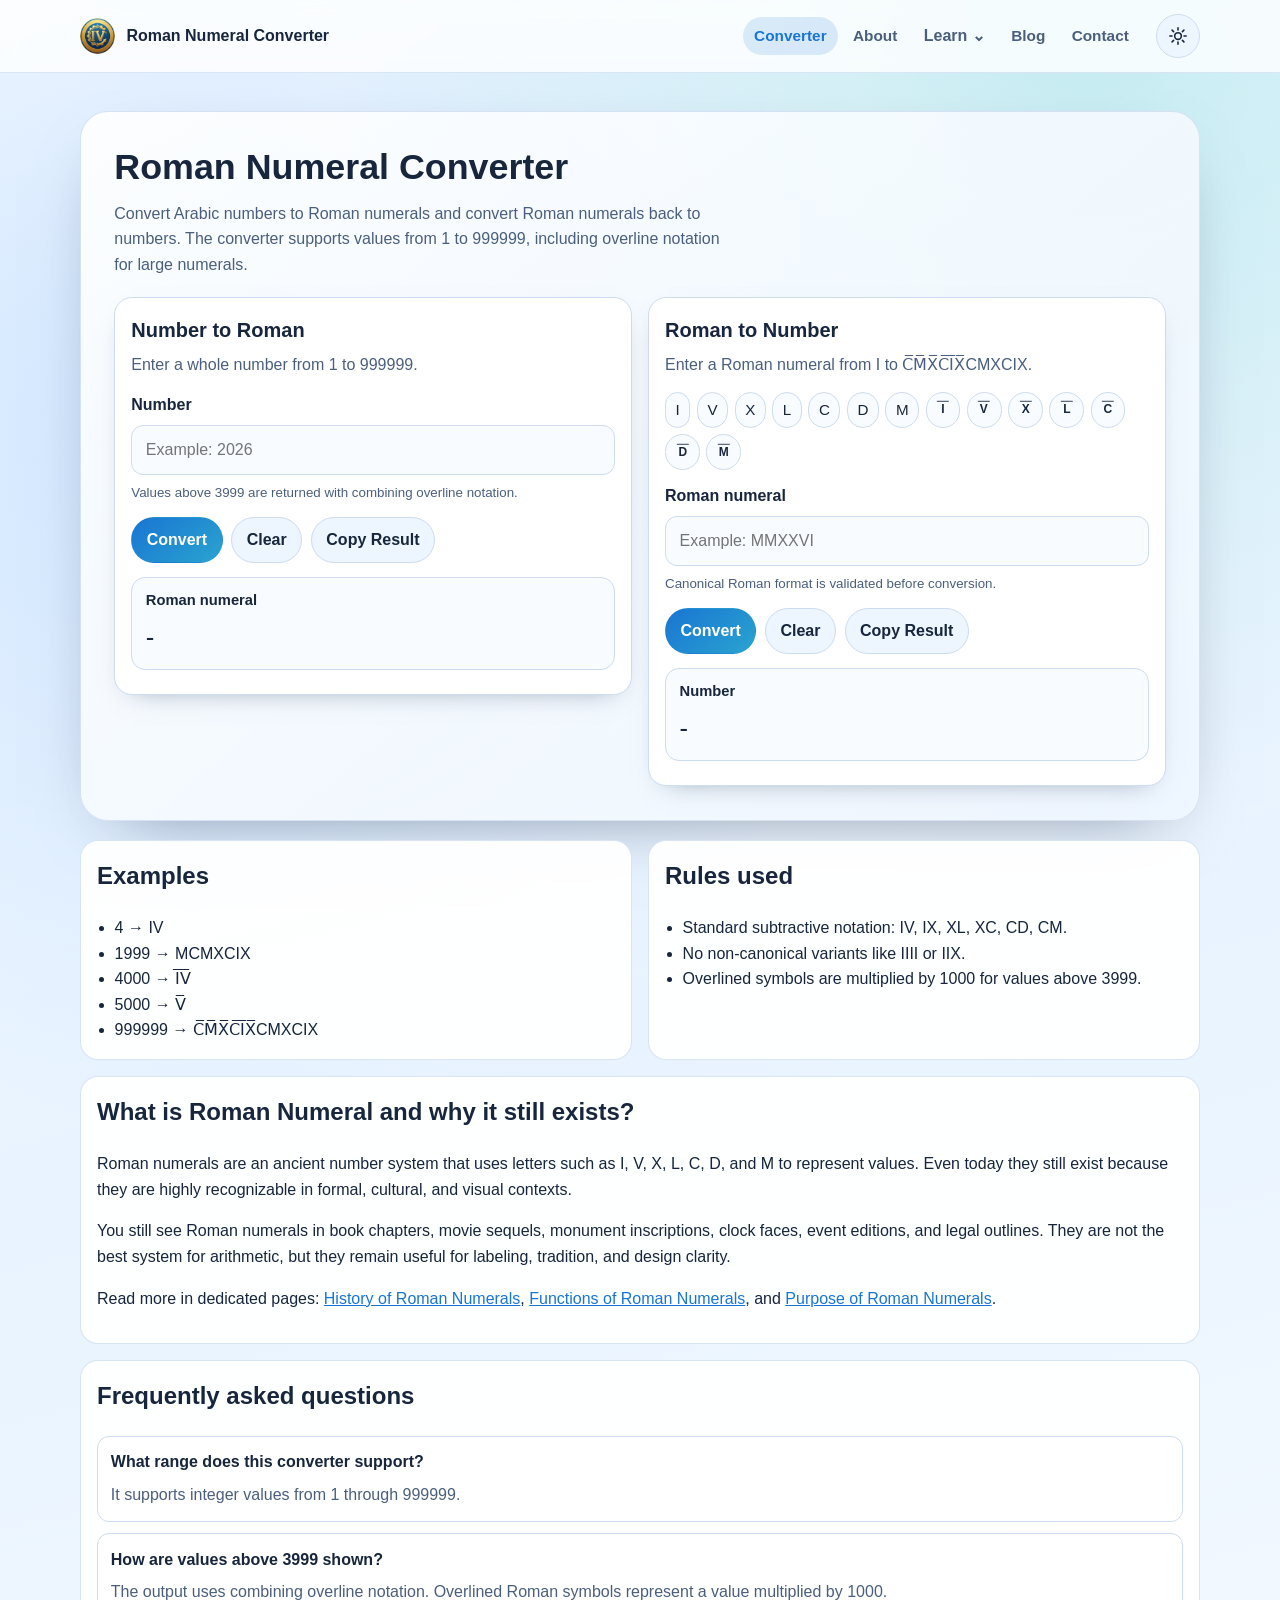
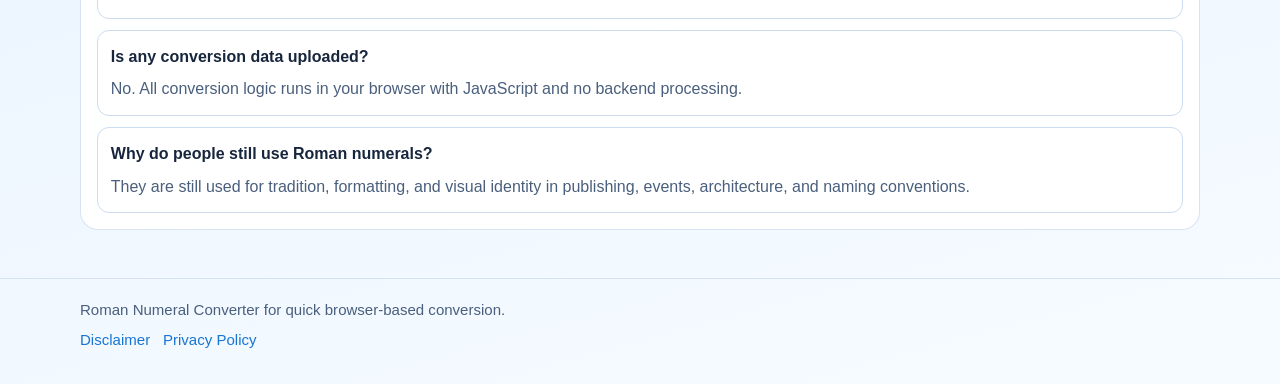
<file: index.html>
<!doctype html>
<html lang="en">
<head>
  <meta charset="utf-8">
  <meta name="viewport" content="width=device-width, initial-scale=1">
  <title>Roman Numeral Converter | Number to Roman & Roman to Number</title>
  <meta name="description" content="Free Roman Numeral Converter for instant number to Roman and Roman to number conversion. Supports 1-999999 including overline notation.">
  <meta name="robots" content="index,follow,max-snippet:-1,max-image-preview:large,max-video-preview:-1">
  <meta name="theme-color" media="(prefers-color-scheme: light)" content="#e8f3ff">
  <meta name="theme-color" media="(prefers-color-scheme: dark)" content="#0b1522">
  <link rel="canonical" href="https://roman-numeral.org/">
  <link rel="icon" href="/assets/favicon.ico" sizes="any">
  <link rel="icon" type="image/png" sizes="16x16" href="/assets/favicon-16x16.png">
  <link rel="icon" type="image/png" sizes="32x32" href="/assets/favicon-32x32.png">
  <link rel="icon" type="image/png" sizes="48x48" href="/assets/favicon-48x48.png">
  <link rel="apple-touch-icon" sizes="180x180" href="/assets/apple-touch-icon.png">
  <link rel="manifest" href="/site.webmanifest">
  <meta property="og:type" content="website">
  <meta property="og:title" content="Roman Numeral Converter | Number to Roman & Roman to Number">
  <meta property="og:description" content="Convert Arabic numbers and Roman numerals instantly with support up to 999999 using overline notation.">
  <meta property="og:url" content="https://roman-numeral.org/">
  <meta property="og:site_name" content="Roman Numeral Converter">
  <meta property="og:image" content="https://roman-numeral.org/assets/og-image.svg">
  <meta property="og:image:alt" content="Roman Numeral Converter preview image">
  <meta name="twitter:card" content="summary_large_image">
  <meta name="twitter:title" content="Roman Numeral Converter">
  <meta name="twitter:description" content="Convert numbers to Roman numerals and Roman numerals to numbers in your browser.">
  <meta name="twitter:image" content="https://roman-numeral.org/assets/og-image.svg">
  <script>
    (function () {
      var key = "roman-theme";
      var saved = localStorage.getItem(key);
      var dark = window.matchMedia("(prefers-color-scheme: dark)").matches;
      var theme = saved === "light" || saved === "dark" ? saved : (dark ? "dark" : "light");
      document.documentElement.setAttribute("data-theme", theme);
    })();
  </script>
  <link rel="stylesheet" href="/css/styles.css">
  <script type="application/ld+json">
    {
      "@context": "https://schema.org",
      "@graph": [
        {
          "@type": "Organization",
          "name": "Roman Numeral Converter",
          "url": "https://roman-numeral.org/",
          "logo": "https://roman-numeral.org/assets/favicon-256x256.png"
        },
        {
          "@type": "WebSite",
          "name": "Roman Numeral Converter",
          "url": "https://roman-numeral.org/"
        },
        {
          "@type": "SoftwareApplication",
          "name": "Roman Numeral Converter",
          "applicationCategory": "UtilitiesApplication",
          "operatingSystem": "Any",
          "offers": {
            "@type": "Offer",
            "price": "0",
            "priceCurrency": "USD"
          },
          "url": "https://roman-numeral.org/",
          "description": "Browser-based tool to convert numbers to Roman numerals and Roman numerals to numbers for values from 1 to 999999."
        },
        {
          "@type": "FAQPage",
          "mainEntity": [
            {
              "@type": "Question",
              "name": "What range does this Roman numeral converter support?",
              "acceptedAnswer": {
                "@type": "Answer",
                "text": "This converter supports values from 1 to 999999."
              }
            },
            {
              "@type": "Question",
              "name": "How are numbers above 3999 represented?",
              "acceptedAnswer": {
                "@type": "Answer",
                "text": "Numbers above 3999 use combining overline notation, where an overlined Roman symbol is multiplied by 1000."
              }
            },
            {
              "@type": "Question",
              "name": "Does the converter work offline or send data to a server?",
              "acceptedAnswer": {
                "@type": "Answer",
                "text": "All calculations run in your browser with JavaScript and no conversion input is sent to a backend server."
              }
            },
            {
              "@type": "Question",
              "name": "Why are Roman numerals still used today?",
              "acceptedAnswer": {
                "@type": "Answer",
                "text": "Roman numerals remain common for tradition, visual hierarchy, and formal labeling in publishing, events, architecture, and names."
              }
            }
          ]
        }
      ]
    }
  </script>
</head>
<body data-page="home">
  <a class="skip-link" href="#main-content">Skip to main content</a>
  <header class="site-header">
    <div class="site-shell site-header__inner">
      <a class="brand" href="/" aria-label="Roman Numeral Converter home">
        <img class="brand__logo" src="/assets/favicon-48x48.png" alt="Roman Numeral Converter logo" width="36" height="36">
        <span>Roman Numeral Converter</span>
      </a>
      <nav id="primaryNav" class="site-nav" aria-label="Primary navigation">
        <a data-page="home" href="/">Converter</a>
        <a data-page="about" href="/about/">About</a>
        <div class="nav-group">
          <button class="nav-group__toggle" type="button" aria-expanded="false" aria-controls="learnMenu">Learn <span aria-hidden="true">⌄</span></button>
          <div class="nav-group__menu" id="learnMenu">
            <a data-page="history" href="/history-of-roman-numerals/">History</a>
            <a data-page="functions" href="/functions-of-roman-numerals/">Functions</a>
            <a data-page="purpose" href="/purpose-of-roman-numerals/">Purpose</a>
          </div>
        </div>
        <a data-page="blog" href="/blog/">Blog</a>
        <a data-page="contact" href="/contact/">Contact</a>
      </nav>
      <button type="button" class="nav-menu-toggle" data-nav-toggle aria-expanded="false" aria-controls="primaryNav">Menu</button>
      <button type="button" class="theme-toggle" data-theme-toggle aria-label="Toggle color theme" title="Toggle color theme">
        <svg class="icon-sun" viewBox="0 0 24 24" fill="none" aria-hidden="true">
          <circle cx="12" cy="12" r="4" stroke="currentColor" stroke-width="1.9"></circle>
          <path d="M12 2.2v2.6M12 19.2v2.6M2.2 12h2.6M19.2 12h2.6M4.9 4.9l1.8 1.8M17.3 17.3l1.8 1.8M19.1 4.9l-1.8 1.8M6.7 17.3l-1.8 1.8" stroke="currentColor" stroke-width="1.9" stroke-linecap="round"></path>
        </svg>
        <svg class="icon-moon" viewBox="0 0 24 24" fill="none" aria-hidden="true">
          <path d="M20.7 14.5A8.8 8.8 0 0 1 9.5 3.3a9 9 0 1 0 11.2 11.2z" stroke="currentColor" stroke-width="1.9" stroke-linejoin="round"></path>
        </svg>
      </button>
    </div>
  </header>

  <main id="main-content" class="site-shell">
    <section class="hero">
      <h1>Roman Numeral Converter</h1>
      <p>Convert Arabic numbers to Roman numerals and convert Roman numerals back to numbers. The converter supports values from 1 to 999999, including overline notation for large numerals.</p>

      <div class="converter-grid" aria-label="Roman numeral conversion tools">
        <article class="card" aria-labelledby="numberToRomanTitle">
          <h2 id="numberToRomanTitle">Number to Roman</h2>
          <p>Enter a whole number from 1 to 999999.</p>
          <div class="field">
            <label for="numberInput">Number</label>
            <input id="numberInput" type="number" min="1" max="999999" step="1" inputmode="numeric" placeholder="Example: 2026">
            <small>Values above 3999 are returned with combining overline notation.</small>
          </div>
          <div class="card__actions">
            <button id="convertToRoman" class="btn btn--primary" type="button">Convert</button>
            <button id="clearNumber" class="btn btn--secondary" type="button">Clear</button>
            <button id="copyRoman" class="btn btn--secondary" type="button">Copy Result</button>
          </div>
          <div class="result-box" aria-live="polite">
            <strong>Roman numeral</strong>
            <div id="numberResult" class="result-value">-</div>
          </div>
          <div id="numberStatus" class="status" role="status" aria-live="polite"></div>
        </article>

        <article class="card" aria-labelledby="romanToNumberTitle">
          <h2 id="romanToNumberTitle">Roman to Number</h2>
          <p>Enter a Roman numeral from I to C̅M̅X̅C̅I̅X̅CMXCIX.</p>
          <div class="roman-chip-list" aria-label="Quick Roman input buttons">
            <button type="button" class="roman-chip" data-fill-roman="I">I</button>
            <button type="button" class="roman-chip" data-fill-roman="V">V</button>
            <button type="button" class="roman-chip" data-fill-roman="X">X</button>
            <button type="button" class="roman-chip" data-fill-roman="L">L</button>
            <button type="button" class="roman-chip" data-fill-roman="C">C</button>
            <button type="button" class="roman-chip" data-fill-roman="D">D</button>
            <button type="button" class="roman-chip" data-fill-roman="M">M</button>
            <button type="button" class="roman-chip" data-fill-roman="I̅">I̅</button>
            <button type="button" class="roman-chip" data-fill-roman="V̅">V̅</button>
            <button type="button" class="roman-chip" data-fill-roman="X̅">X̅</button>
            <button type="button" class="roman-chip" data-fill-roman="L̅">L̅</button>
            <button type="button" class="roman-chip" data-fill-roman="C̅">C̅</button>
            <button type="button" class="roman-chip" data-fill-roman="D̅">D̅</button>
            <button type="button" class="roman-chip" data-fill-roman="M̅">M̅</button>
          </div>
          <div class="field">
            <label for="romanInput">Roman numeral</label>
            <input id="romanInput" type="text" inputmode="text" autocomplete="off" placeholder="Example: MMXXVI">
            <small>Canonical Roman format is validated before conversion.</small>
          </div>
          <div class="card__actions">
            <button id="convertToNumber" class="btn btn--primary" type="button">Convert</button>
            <button id="clearRoman" class="btn btn--secondary" type="button">Clear</button>
            <button id="copyNumber" class="btn btn--secondary" type="button">Copy Result</button>
          </div>
          <div class="result-box" aria-live="polite">
            <strong>Number</strong>
            <div id="romanResult" class="result-value">-</div>
          </div>
          <div id="romanStatus" class="status" role="status" aria-live="polite"></div>
        </article>
      </div>
    </section>

    <section class="content-grid" aria-label="Roman numeral guidance">
      <article class="content-card">
        <h2>Examples</h2>
        <ul>
          <li>4 → IV</li>
          <li>1999 → MCMXCIX</li>
          <li>4000 → I̅V̅</li>
          <li>5000 → V̅</li>
          <li>999999 → C̅M̅X̅C̅I̅X̅CMXCIX</li>
        </ul>
      </article>
      <article class="content-card">
        <h2>Rules used</h2>
        <ul>
          <li>Standard subtractive notation: IV, IX, XL, XC, CD, CM.</li>
          <li>No non-canonical variants like IIII or IIX.</li>
          <li>Overlined symbols are multiplied by 1000 for values above 3999.</li>
        </ul>
      </article>
      <article class="content-card content-card--wide">
        <h2>What is Roman Numeral and why it still exists?</h2>
        <p>Roman numerals are an ancient number system that uses letters such as I, V, X, L, C, D, and M to represent values. Even today they still exist because they are highly recognizable in formal, cultural, and visual contexts.</p>
        <p>You still see Roman numerals in book chapters, movie sequels, monument inscriptions, clock faces, event editions, and legal outlines. They are not the best system for arithmetic, but they remain useful for labeling, tradition, and design clarity.</p>
        <p>Read more in dedicated pages: <a href="/history-of-roman-numerals/">History of Roman Numerals</a>, <a href="/functions-of-roman-numerals/">Functions of Roman Numerals</a>, and <a href="/purpose-of-roman-numerals/">Purpose of Roman Numerals</a>.</p>
      </article>
      <article class="content-card content-card--wide">
        <h2>Frequently asked questions</h2>
        <div class="faq-list">
          <div class="faq-item">
            <h3>What range does this converter support?</h3>
            <p>It supports integer values from 1 through 999999.</p>
          </div>
          <div class="faq-item">
            <h3>How are values above 3999 shown?</h3>
            <p>The output uses combining overline notation. Overlined Roman symbols represent a value multiplied by 1000.</p>
          </div>
          <div class="faq-item">
            <h3>Is any conversion data uploaded?</h3>
            <p>No. All conversion logic runs in your browser with JavaScript and no backend processing.</p>
          </div>
          <div class="faq-item">
            <h3>Why do people still use Roman numerals?</h3>
            <p>They are still used for tradition, formatting, and visual identity in publishing, events, architecture, and naming conventions.</p>
          </div>
        </div>
      </article>
    </section>
  </main>

  <footer class="site-footer">
    <div class="site-shell">
      <div>Roman Numeral Converter for quick browser-based conversion.</div>
      <div class="site-footer__links">
        <a href="/disclaimer/">Disclaimer</a>
        <a href="/privacy-policy/">Privacy Policy</a>
      </div>
    </div>
  </footer>

  <script src="/js/app.js"></script>
</body>
</html>
</file>
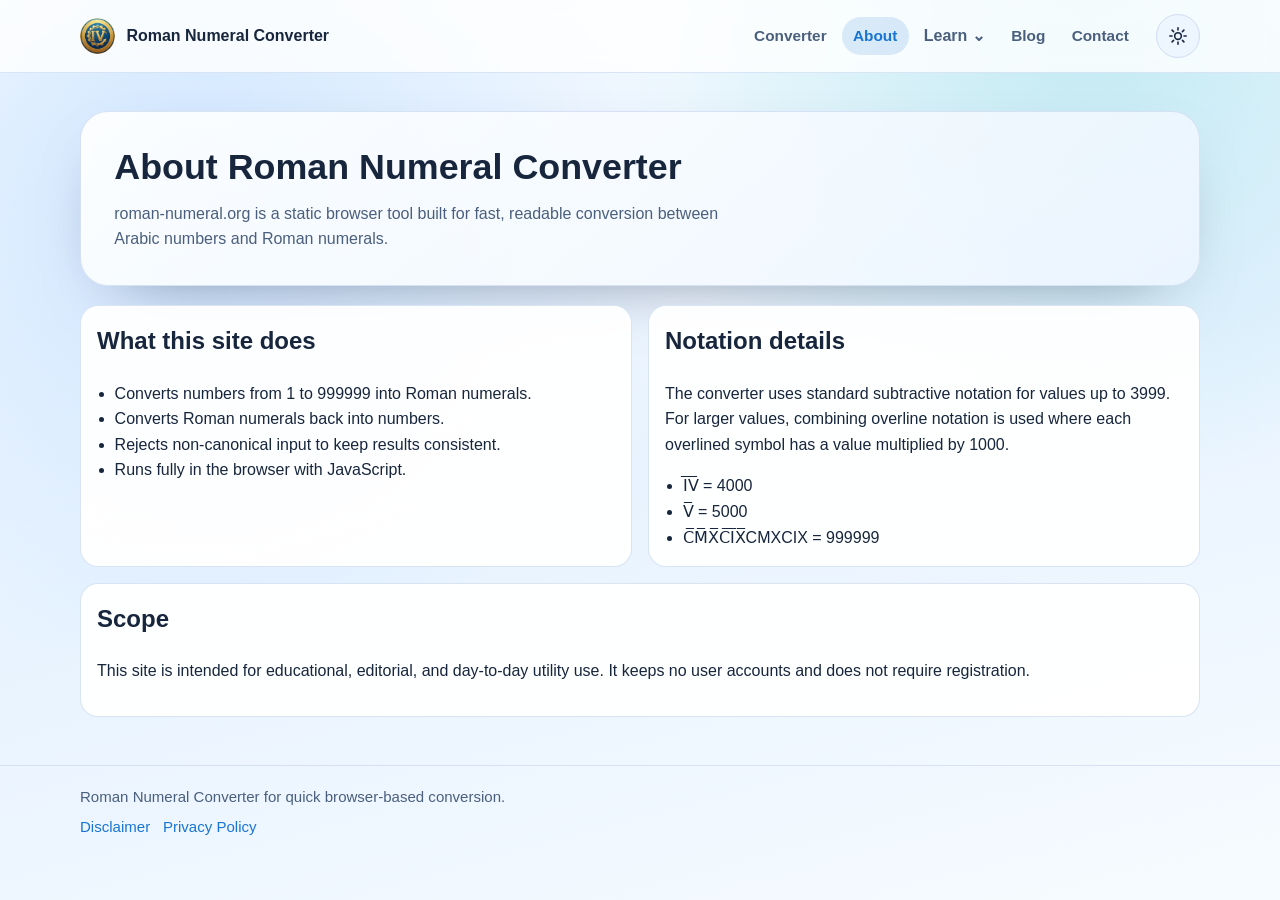
<file: about/index.html>
<!doctype html>
<html lang="en">
<head>
  <meta charset="utf-8">
  <meta name="viewport" content="width=device-width, initial-scale=1">
  <title>About | Roman Numeral Converter</title>
  <meta name="description" content="Learn how roman-numeral.org converts numbers and Roman numerals, including canonical validation and overline notation up to 999999.">
  <meta name="robots" content="index,follow">
  <meta name="theme-color" media="(prefers-color-scheme: light)" content="#e8f3ff">
  <meta name="theme-color" media="(prefers-color-scheme: dark)" content="#0b1522">
  <link rel="canonical" href="https://roman-numeral.org/about/">
  <link rel="icon" href="/assets/favicon.ico" sizes="any">
  <link rel="icon" type="image/png" sizes="16x16" href="/assets/favicon-16x16.png">
  <link rel="icon" type="image/png" sizes="32x32" href="/assets/favicon-32x32.png">
  <link rel="icon" type="image/png" sizes="48x48" href="/assets/favicon-48x48.png">
  <link rel="apple-touch-icon" sizes="180x180" href="/assets/apple-touch-icon.png">
  <link rel="manifest" href="/site.webmanifest">
  <meta property="og:type" content="article">
  <meta property="og:title" content="About | Roman Numeral Converter">
  <meta property="og:description" content="How this static converter handles Roman numeral conversion and canonical validation.">
  <meta property="og:url" content="https://roman-numeral.org/about/">
  <meta property="og:image" content="https://roman-numeral.org/assets/og-image.svg">
  <meta name="twitter:card" content="summary_large_image">
  <meta name="twitter:title" content="About Roman Numeral Converter">
  <meta name="twitter:description" content="Understand the conversion rules and notation used on roman-numeral.org.">
  <meta name="twitter:image" content="https://roman-numeral.org/assets/og-image.svg">
  <script>
    (function () {
      var key = "roman-theme";
      var saved = localStorage.getItem(key);
      var dark = window.matchMedia("(prefers-color-scheme: dark)").matches;
      var theme = saved === "light" || saved === "dark" ? saved : (dark ? "dark" : "light");
      document.documentElement.setAttribute("data-theme", theme);
    })();
  </script>
  <link rel="stylesheet" href="/css/styles.css">
  <script type="application/ld+json">
    {
      "@context": "https://schema.org",
      "@graph": [
        {
          "@type": "WebPage",
          "name": "About",
          "url": "https://roman-numeral.org/about/",
          "description": "About the Roman Numeral Converter and its conversion rules.",
          "isPartOf": {
            "@type": "WebSite",
            "name": "Roman Numeral Converter",
            "url": "https://roman-numeral.org/"
          }
        },
        {
          "@type": "BreadcrumbList",
          "itemListElement": [
            {"@type": "ListItem", "position": 1, "name": "Home", "item": "https://roman-numeral.org/"},
            {"@type": "ListItem", "position": 2, "name": "About", "item": "https://roman-numeral.org/about/"}
          ]
        }
      ]
    }
  </script>
</head>
<body data-page="about">
  <a class="skip-link" href="#main-content">Skip to main content</a>
  <header class="site-header">
    <div class="site-shell site-header__inner">
      <a class="brand" href="/" aria-label="Roman Numeral Converter home">
        <img class="brand__logo" src="/assets/favicon-48x48.png" alt="Roman Numeral Converter logo" width="36" height="36">
        <span>Roman Numeral Converter</span>
      </a>
      <nav id="primaryNav" class="site-nav" aria-label="Primary navigation">
        <a data-page="home" href="/">Converter</a>
        <a data-page="about" href="/about/">About</a>
        <div class="nav-group"><button class="nav-group__toggle" type="button" aria-expanded="false" aria-controls="learnMenu">Learn <span aria-hidden="true">⌄</span></button><div class="nav-group__menu" id="learnMenu"><a data-page="history" href="/history-of-roman-numerals/">History</a><a data-page="functions" href="/functions-of-roman-numerals/">Functions</a><a data-page="purpose" href="/purpose-of-roman-numerals/">Purpose</a></div></div><a data-page="blog" href="/blog/">Blog</a>
        <a data-page="contact" href="/contact/">Contact</a>
      </nav>
      <button type="button" class="nav-menu-toggle" data-nav-toggle aria-expanded="false" aria-controls="primaryNav">Menu</button>
      <button type="button" class="theme-toggle" data-theme-toggle aria-label="Toggle color theme" title="Toggle color theme">
        <svg class="icon-sun" viewBox="0 0 24 24" fill="none" aria-hidden="true">
          <circle cx="12" cy="12" r="4" stroke="currentColor" stroke-width="1.9"></circle>
          <path d="M12 2.2v2.6M12 19.2v2.6M2.2 12h2.6M19.2 12h2.6M4.9 4.9l1.8 1.8M17.3 17.3l1.8 1.8M19.1 4.9l-1.8 1.8M6.7 17.3l-1.8 1.8" stroke="currentColor" stroke-width="1.9" stroke-linecap="round"></path>
        </svg>
        <svg class="icon-moon" viewBox="0 0 24 24" fill="none" aria-hidden="true">
          <path d="M20.7 14.5A8.8 8.8 0 0 1 9.5 3.3a9 9 0 1 0 11.2 11.2z" stroke="currentColor" stroke-width="1.9" stroke-linejoin="round"></path>
        </svg>
      </button>
    </div>
  </header>

  <main id="main-content" class="site-shell">
    <section class="hero">
      <h1 class="page-title">About Roman Numeral Converter</h1>
      <p class="page-intro">roman-numeral.org is a static browser tool built for fast, readable conversion between Arabic numbers and Roman numerals.</p>
    </section>

    <section class="content-grid">
      <article class="content-card">
        <h2>What this site does</h2>
        <ul>
          <li>Converts numbers from 1 to 999999 into Roman numerals.</li>
          <li>Converts Roman numerals back into numbers.</li>
          <li>Rejects non-canonical input to keep results consistent.</li>
          <li>Runs fully in the browser with JavaScript.</li>
        </ul>
      </article>

      <article class="content-card">
        <h2>Notation details</h2>
        <p>The converter uses standard subtractive notation for values up to 3999. For larger values, combining overline notation is used where each overlined symbol has a value multiplied by 1000.</p>
        <ul>
          <li>I̅V̅ = 4000</li>
          <li>V̅ = 5000</li>
          <li>C̅M̅X̅C̅I̅X̅CMXCIX = 999999</li>
        </ul>
      </article>

      <article class="content-card content-card--wide">
        <h2>Scope</h2>
        <p>This site is intended for educational, editorial, and day-to-day utility use. It keeps no user accounts and does not require registration.</p>
      </article>
    </section>
  </main>

  <footer class="site-footer">
    <div class="site-shell">
      <div>Roman Numeral Converter for quick browser-based conversion.</div>
      <div class="site-footer__links">
        <a href="/disclaimer/">Disclaimer</a>
        <a href="/privacy-policy/">Privacy Policy</a>
      </div>
    </div>
  </footer>

  <script src="/js/app.js"></script>
</body>
</html>
</file>
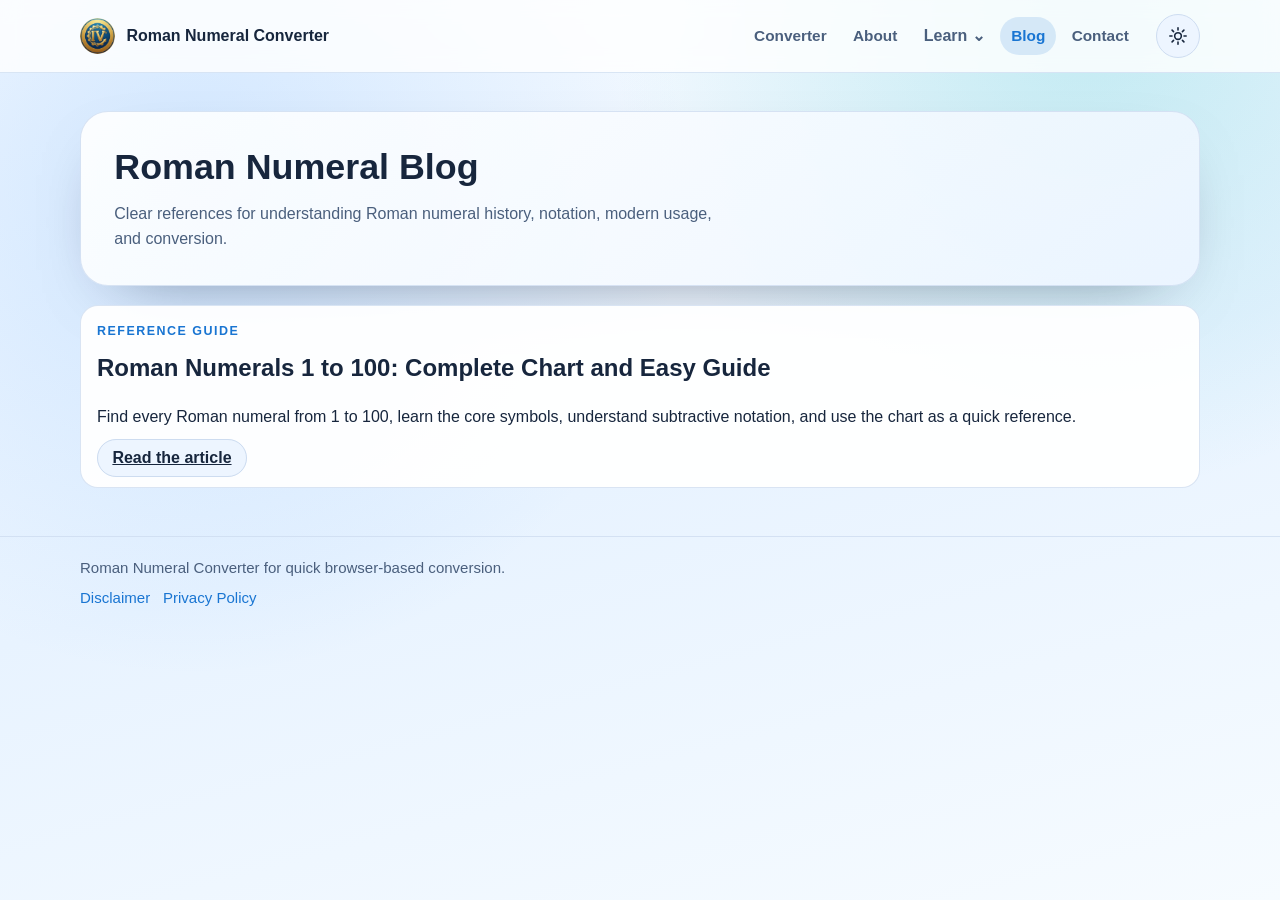
<file: blog/index.html>
<!doctype html>
<html lang="en">
<head>
  <meta charset="utf-8">
  <meta name="viewport" content="width=device-width, initial-scale=1">
  <title>Roman Numeral Blog | Guides, History & Conversion Tips</title>
  <meta name="description" content="Read practical guides about Roman numerals, including history, usage, notation, and a complete Roman numeral chart from 1 to 100.">
  <meta name="robots" content="index,follow,max-snippet:-1,max-image-preview:large,max-video-preview:-1">
  <meta name="theme-color" media="(prefers-color-scheme: light)" content="#e8f3ff">
  <meta name="theme-color" media="(prefers-color-scheme: dark)" content="#0b1522">
  <link rel="canonical" href="https://roman-numeral.org/blog/">
  <link rel="icon" href="/assets/favicon.ico" sizes="any">
  <link rel="icon" type="image/png" sizes="16x16" href="/assets/favicon-16x16.png">
  <link rel="icon" type="image/png" sizes="32x32" href="/assets/favicon-32x32.png">
  <link rel="icon" type="image/png" sizes="48x48" href="/assets/favicon-48x48.png">
  <link rel="apple-touch-icon" sizes="180x180" href="/assets/apple-touch-icon.png">
  <link rel="manifest" href="/site.webmanifest">
  <meta property="og:type" content="website">
  <meta property="og:title" content="Roman Numeral Blog | Guides & Charts">
  <meta property="og:description" content="Practical Roman numeral guides, history, notation, and conversion references.">
  <meta property="og:url" content="https://roman-numeral.org/blog/">
  <meta property="og:site_name" content="Roman Numeral Converter">
  <meta property="og:image" content="https://roman-numeral.org/assets/og-image.svg">
  <meta name="twitter:card" content="summary_large_image">
  <meta name="twitter:title" content="Roman Numeral Blog">
  <meta name="twitter:description" content="Learn Roman numeral notation and find useful conversion references.">
  <meta name="twitter:image" content="https://roman-numeral.org/assets/og-image.svg">
  <script>
    (function () {
      var key = "roman-theme";
      var saved = localStorage.getItem(key);
      var dark = window.matchMedia("(prefers-color-scheme: dark)").matches;
      var theme = saved === "light" || saved === "dark" ? saved : (dark ? "dark" : "light");
      document.documentElement.setAttribute("data-theme", theme);
    })();
  </script>
  <link rel="stylesheet" href="/css/styles.css">
  <script type="application/ld+json">
    {
      "@context": "https://schema.org",
      "@graph": [
        {
          "@type": "Blog",
          "name": "Roman Numeral Blog",
          "url": "https://roman-numeral.org/blog/",
          "description": "Guides and references about Roman numerals.",
          "isPartOf": {"@type": "WebSite", "name": "Roman Numeral Converter", "url": "https://roman-numeral.org/"}
        },
        {
          "@type": "BreadcrumbList",
          "itemListElement": [
            {"@type": "ListItem", "position": 1, "name": "Home", "item": "https://roman-numeral.org/"},
            {"@type": "ListItem", "position": 2, "name": "Blog", "item": "https://roman-numeral.org/blog/"}
          ]
        }
      ]
    }
  </script>
</head>
<body data-page="blog">
  <a class="skip-link" href="#main-content">Skip to main content</a>
  <header class="site-header">
    <div class="site-shell site-header__inner">
      <a class="brand" href="/" aria-label="Roman Numeral Converter home">
        <img class="brand__logo" src="/assets/favicon-48x48.png" alt="Roman Numeral Converter logo" width="36" height="36">
        <span>Roman Numeral Converter</span>
      </a>
      <nav id="primaryNav" class="site-nav" aria-label="Primary navigation">
        <a data-page="home" href="/">Converter</a>
        <a data-page="about" href="/about/">About</a>
        <div class="nav-group"><button class="nav-group__toggle" type="button" aria-expanded="false" aria-controls="learnMenu">Learn <span aria-hidden="true">⌄</span></button><div class="nav-group__menu" id="learnMenu"><a data-page="history" href="/history-of-roman-numerals/">History</a><a data-page="functions" href="/functions-of-roman-numerals/">Functions</a><a data-page="purpose" href="/purpose-of-roman-numerals/">Purpose</a></div></div>
        <a data-page="blog" href="/blog/">Blog</a>
        <a data-page="contact" href="/contact/">Contact</a>
      </nav>
      <button type="button" class="nav-menu-toggle" data-nav-toggle aria-expanded="false" aria-controls="primaryNav">Menu</button>
      <button type="button" class="theme-toggle" data-theme-toggle aria-label="Toggle color theme" title="Toggle color theme">
        <svg class="icon-sun" viewBox="0 0 24 24" fill="none" aria-hidden="true"><circle cx="12" cy="12" r="4" stroke="currentColor" stroke-width="1.9"></circle><path d="M12 2.2v2.6M12 19.2v2.6M2.2 12h2.6M19.2 12h2.6M4.9 4.9l1.8 1.8M17.3 17.3l1.8 1.8M19.1 4.9l-1.8 1.8M6.7 17.3l-1.8 1.8" stroke="currentColor" stroke-width="1.9" stroke-linecap="round"></path></svg>
        <svg class="icon-moon" viewBox="0 0 24 24" fill="none" aria-hidden="true"><path d="M20.7 14.5A8.8 8.8 0 0 1 9.5 3.3a9 9 0 1 0 11.2 11.2z" stroke="currentColor" stroke-width="1.9" stroke-linejoin="round"></path></svg>
      </button>
    </div>
  </header>

  <main id="main-content" class="site-shell">
    <section class="hero">
      <h1 class="page-title">Roman Numeral Blog</h1>
      <p class="page-intro">Clear references for understanding Roman numeral history, notation, modern usage, and conversion.</p>
    </section>
    <section class="content-grid blog-grid" aria-label="Blog articles">
      <article class="content-card blog-card content-card--wide">
        <p class="blog-card__eyebrow">Reference guide</p>
        <h2><a href="/blog/roman-numerals-1-to-100/">Roman Numerals 1 to 100: Complete Chart and Easy Guide</a></h2>
        <p>Find every Roman numeral from 1 to 100, learn the core symbols, understand subtractive notation, and use the chart as a quick reference.</p>
        <a class="btn btn--secondary" href="/blog/roman-numerals-1-to-100/">Read the article</a>
      </article>
    </section>
  </main>

  <footer class="site-footer"><div class="site-shell"><div>Roman Numeral Converter for quick browser-based conversion.</div><div class="site-footer__links"><a href="/disclaimer/">Disclaimer</a><a href="/privacy-policy/">Privacy Policy</a></div></div></footer>
  <script src="/js/app.js"></script>
</body>
</html>
</file>
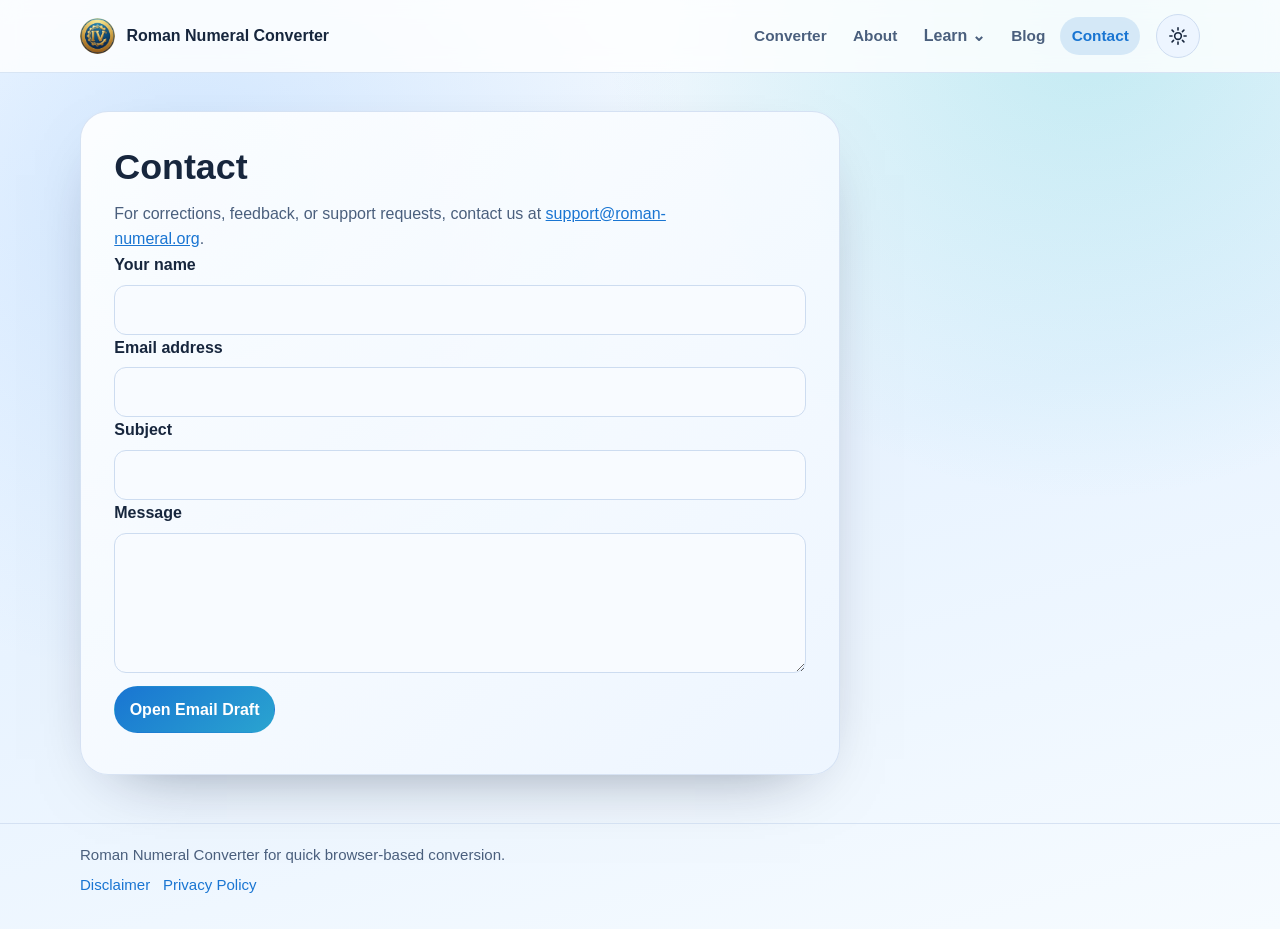
<file: contact/index.html>
<!doctype html>
<html lang="en">
<head>
  <meta charset="utf-8">
  <meta name="viewport" content="width=device-width, initial-scale=1">
  <title>Contact | Roman Numeral Converter</title>
  <meta name="description" content="Contact roman-numeral.org for feedback, corrections, or partnership requests.">
  <meta name="robots" content="index,follow">
  <meta name="theme-color" media="(prefers-color-scheme: light)" content="#e8f3ff">
  <meta name="theme-color" media="(prefers-color-scheme: dark)" content="#0b1522">
  <link rel="canonical" href="https://roman-numeral.org/contact/">
  <link rel="icon" href="/assets/favicon.ico" sizes="any">
  <link rel="icon" type="image/png" sizes="16x16" href="/assets/favicon-16x16.png">
  <link rel="icon" type="image/png" sizes="32x32" href="/assets/favicon-32x32.png">
  <link rel="icon" type="image/png" sizes="48x48" href="/assets/favicon-48x48.png">
  <link rel="apple-touch-icon" sizes="180x180" href="/assets/apple-touch-icon.png">
  <link rel="manifest" href="/site.webmanifest">
  <meta property="og:type" content="website">
  <meta property="og:title" content="Contact | Roman Numeral Converter">
  <meta property="og:description" content="Get in touch with the team behind roman-numeral.org.">
  <meta property="og:url" content="https://roman-numeral.org/contact/">
  <meta property="og:image" content="https://roman-numeral.org/assets/og-image.svg">
  <meta name="twitter:card" content="summary_large_image">
  <meta name="twitter:title" content="Contact | Roman Numeral Converter">
  <meta name="twitter:description" content="Send feedback or support requests.">
  <meta name="twitter:image" content="https://roman-numeral.org/assets/og-image.svg">
  <script>
    (function () {
      var key = "roman-theme";
      var saved = localStorage.getItem(key);
      var dark = window.matchMedia("(prefers-color-scheme: dark)").matches;
      var theme = saved === "light" || saved === "dark" ? saved : (dark ? "dark" : "light");
      document.documentElement.setAttribute("data-theme", theme);
    })();
  </script>
  <link rel="stylesheet" href="/css/styles.css">
  <script type="application/ld+json">
    {
      "@context": "https://schema.org",
      "@graph": [
        {
          "@type": "ContactPage",
          "name": "Contact",
          "url": "https://roman-numeral.org/contact/",
          "description": "Contact page for Roman Numeral Converter",
          "mainEntity": {
            "@type": "Organization",
            "name": "Roman Numeral Converter",
            "url": "https://roman-numeral.org/",
            "email": "support@roman-numeral.org"
          }
        },
        {
          "@type": "BreadcrumbList",
          "itemListElement": [
            {"@type": "ListItem", "position": 1, "name": "Home", "item": "https://roman-numeral.org/"},
            {"@type": "ListItem", "position": 2, "name": "Contact", "item": "https://roman-numeral.org/contact/"}
          ]
        }
      ]
    }
  </script>
</head>
<body data-page="contact">
  <a class="skip-link" href="#main-content">Skip to main content</a>
  <header class="site-header">
    <div class="site-shell site-header__inner">
      <a class="brand" href="/" aria-label="Roman Numeral Converter home">
        <img class="brand__logo" src="/assets/favicon-48x48.png" alt="Roman Numeral Converter logo" width="36" height="36">
        <span>Roman Numeral Converter</span>
      </a>
      <nav id="primaryNav" class="site-nav" aria-label="Primary navigation">
        <a data-page="home" href="/">Converter</a>
        <a data-page="about" href="/about/">About</a>
        <div class="nav-group"><button class="nav-group__toggle" type="button" aria-expanded="false" aria-controls="learnMenu">Learn <span aria-hidden="true">⌄</span></button><div class="nav-group__menu" id="learnMenu"><a data-page="history" href="/history-of-roman-numerals/">History</a><a data-page="functions" href="/functions-of-roman-numerals/">Functions</a><a data-page="purpose" href="/purpose-of-roman-numerals/">Purpose</a></div></div><a data-page="blog" href="/blog/">Blog</a>
        <a data-page="contact" href="/contact/">Contact</a>
      </nav>
      <button type="button" class="nav-menu-toggle" data-nav-toggle aria-expanded="false" aria-controls="primaryNav">Menu</button>
      <button type="button" class="theme-toggle" data-theme-toggle aria-label="Toggle color theme" title="Toggle color theme">
        <svg class="icon-sun" viewBox="0 0 24 24" fill="none" aria-hidden="true">
          <circle cx="12" cy="12" r="4" stroke="currentColor" stroke-width="1.9"></circle>
          <path d="M12 2.2v2.6M12 19.2v2.6M2.2 12h2.6M19.2 12h2.6M4.9 4.9l1.8 1.8M17.3 17.3l1.8 1.8M19.1 4.9l-1.8 1.8M6.7 17.3l-1.8 1.8" stroke="currentColor" stroke-width="1.9" stroke-linecap="round"></path>
        </svg>
        <svg class="icon-moon" viewBox="0 0 24 24" fill="none" aria-hidden="true">
          <path d="M20.7 14.5A8.8 8.8 0 0 1 9.5 3.3a9 9 0 1 0 11.2 11.2z" stroke="currentColor" stroke-width="1.9" stroke-linejoin="round"></path>
        </svg>
      </button>
    </div>
  </header>

  <main id="main-content" class="site-shell">
    <section class="hero contact-panel">
      <h1 class="page-title">Contact</h1>
      <p class="page-intro">For corrections, feedback, or support requests, contact us at <a href="mailto:support@roman-numeral.org">support@roman-numeral.org</a>.</p>

      <form id="contactForm" novalidate>
        <div class="field">
          <label for="contactName">Your name</label>
          <input id="contactName" name="name" type="text" autocomplete="name" required>
        </div>

        <div class="field">
          <label for="contactEmail">Email address</label>
          <input id="contactEmail" name="email" type="email" autocomplete="email" required>
        </div>

        <div class="field">
          <label for="contactSubject">Subject</label>
          <input id="contactSubject" name="subject" type="text" required>
        </div>

        <div class="field">
          <label for="contactMessage">Message</label>
          <textarea id="contactMessage" name="message" required></textarea>
        </div>

        <div class="card__actions">
          <button class="btn btn--primary" type="submit">Open Email Draft</button>
        </div>
        <div id="contactStatus" class="form-status" role="status" aria-live="polite"></div>
      </form>
    </section>
  </main>

  <footer class="site-footer">
    <div class="site-shell">
      <div>Roman Numeral Converter for quick browser-based conversion.</div>
      <div class="site-footer__links">
        <a href="/disclaimer/">Disclaimer</a>
        <a href="/privacy-policy/">Privacy Policy</a>
      </div>
    </div>
  </footer>

  <script src="/js/app.js"></script>
</body>
</html>
</file>
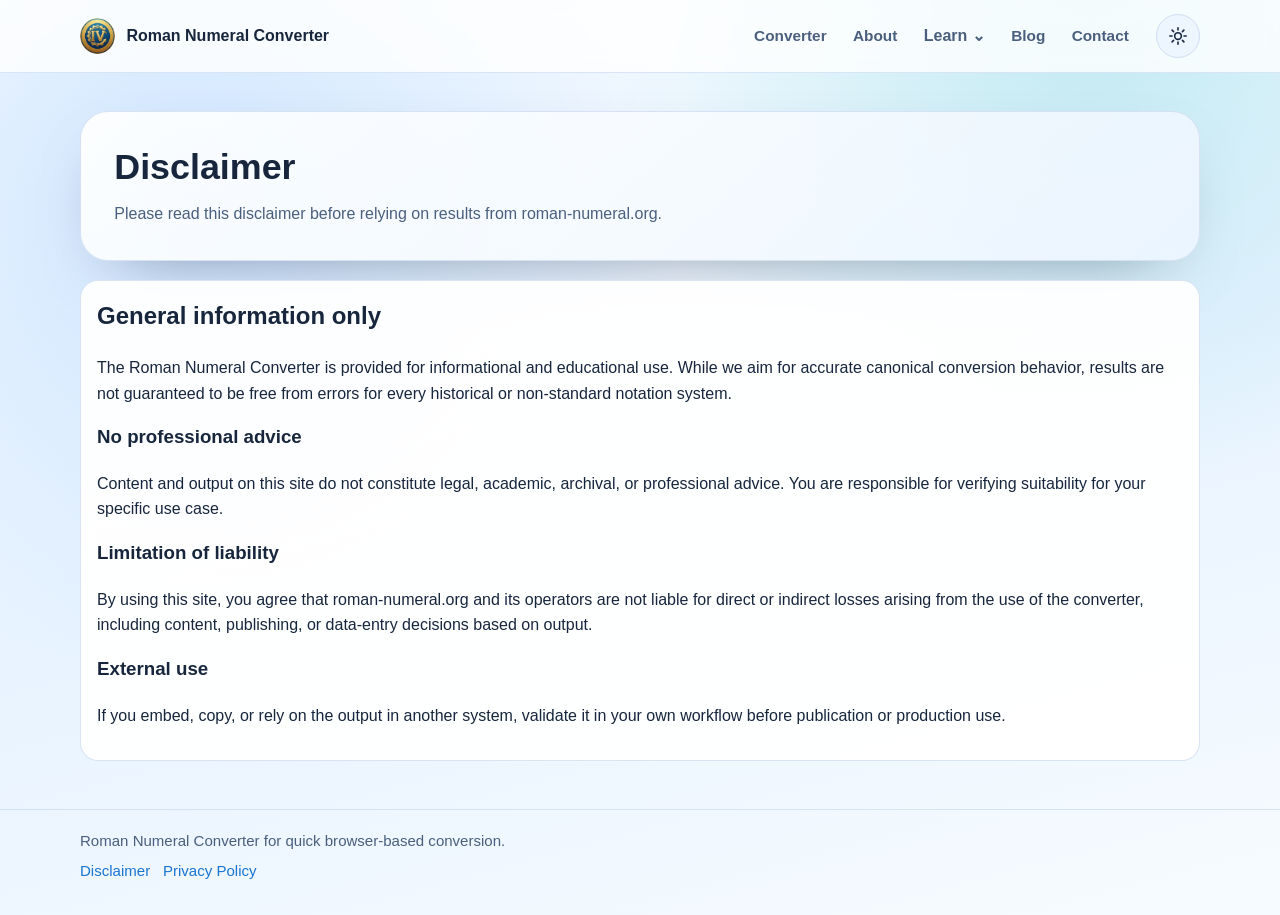
<file: disclaimer/index.html>
<!doctype html>
<html lang="en">
<head>
  <meta charset="utf-8">
  <meta name="viewport" content="width=device-width, initial-scale=1">
  <title>Disclaimer | Roman Numeral Converter</title>
  <meta name="description" content="Read the usage disclaimer and limitations for the Roman Numeral Converter static tool.">
  <meta name="robots" content="index,follow">
  <meta name="theme-color" media="(prefers-color-scheme: light)" content="#e8f3ff">
  <meta name="theme-color" media="(prefers-color-scheme: dark)" content="#0b1522">
  <link rel="canonical" href="https://roman-numeral.org/disclaimer/">
  <link rel="icon" href="/assets/favicon.ico" sizes="any">
  <link rel="icon" type="image/png" sizes="16x16" href="/assets/favicon-16x16.png">
  <link rel="icon" type="image/png" sizes="32x32" href="/assets/favicon-32x32.png">
  <link rel="icon" type="image/png" sizes="48x48" href="/assets/favicon-48x48.png">
  <link rel="apple-touch-icon" sizes="180x180" href="/assets/apple-touch-icon.png">
  <link rel="manifest" href="/site.webmanifest">
  <meta property="og:type" content="article">
  <meta property="og:title" content="Disclaimer | Roman Numeral Converter">
  <meta property="og:description" content="Important disclaimer information and limitations for this conversion tool.">
  <meta property="og:url" content="https://roman-numeral.org/disclaimer/">
  <meta property="og:image" content="https://roman-numeral.org/assets/og-image.svg">
  <meta name="twitter:card" content="summary_large_image">
  <meta name="twitter:title" content="Disclaimer | Roman Numeral Converter">
  <meta name="twitter:description" content="Read the disclaimer before relying on conversion results.">
  <meta name="twitter:image" content="https://roman-numeral.org/assets/og-image.svg">
  <script>
    (function () {
      var key = "roman-theme";
      var saved = localStorage.getItem(key);
      var dark = window.matchMedia("(prefers-color-scheme: dark)").matches;
      var theme = saved === "light" || saved === "dark" ? saved : (dark ? "dark" : "light");
      document.documentElement.setAttribute("data-theme", theme);
    })();
  </script>
  <link rel="stylesheet" href="/css/styles.css">
  <script type="application/ld+json">
    {
      "@context": "https://schema.org",
      "@graph": [
        {
          "@type": "WebPage",
          "name": "Disclaimer",
          "url": "https://roman-numeral.org/disclaimer/",
          "description": "Usage disclaimer for Roman Numeral Converter.",
          "isPartOf": {
            "@type": "WebSite",
            "name": "Roman Numeral Converter",
            "url": "https://roman-numeral.org/"
          }
        },
        {
          "@type": "BreadcrumbList",
          "itemListElement": [
            {"@type": "ListItem", "position": 1, "name": "Home", "item": "https://roman-numeral.org/"},
            {"@type": "ListItem", "position": 2, "name": "Disclaimer", "item": "https://roman-numeral.org/disclaimer/"}
          ]
        }
      ]
    }
  </script>
</head>
<body data-page="disclaimer">
  <a class="skip-link" href="#main-content">Skip to main content</a>
  <header class="site-header">
    <div class="site-shell site-header__inner">
      <a class="brand" href="/" aria-label="Roman Numeral Converter home">
        <img class="brand__logo" src="/assets/favicon-48x48.png" alt="Roman Numeral Converter logo" width="36" height="36">
        <span>Roman Numeral Converter</span>
      </a>
      <nav id="primaryNav" class="site-nav" aria-label="Primary navigation">
        <a data-page="home" href="/">Converter</a>
        <a data-page="about" href="/about/">About</a>
        <div class="nav-group"><button class="nav-group__toggle" type="button" aria-expanded="false" aria-controls="learnMenu">Learn <span aria-hidden="true">⌄</span></button><div class="nav-group__menu" id="learnMenu"><a data-page="history" href="/history-of-roman-numerals/">History</a><a data-page="functions" href="/functions-of-roman-numerals/">Functions</a><a data-page="purpose" href="/purpose-of-roman-numerals/">Purpose</a></div></div><a data-page="blog" href="/blog/">Blog</a>
        <a data-page="contact" href="/contact/">Contact</a>
      </nav>
      <button type="button" class="nav-menu-toggle" data-nav-toggle aria-expanded="false" aria-controls="primaryNav">Menu</button>
      <button type="button" class="theme-toggle" data-theme-toggle aria-label="Toggle color theme" title="Toggle color theme">
        <svg class="icon-sun" viewBox="0 0 24 24" fill="none" aria-hidden="true">
          <circle cx="12" cy="12" r="4" stroke="currentColor" stroke-width="1.9"></circle>
          <path d="M12 2.2v2.6M12 19.2v2.6M2.2 12h2.6M19.2 12h2.6M4.9 4.9l1.8 1.8M17.3 17.3l1.8 1.8M19.1 4.9l-1.8 1.8M6.7 17.3l-1.8 1.8" stroke="currentColor" stroke-width="1.9" stroke-linecap="round"></path>
        </svg>
        <svg class="icon-moon" viewBox="0 0 24 24" fill="none" aria-hidden="true">
          <path d="M20.7 14.5A8.8 8.8 0 0 1 9.5 3.3a9 9 0 1 0 11.2 11.2z" stroke="currentColor" stroke-width="1.9" stroke-linejoin="round"></path>
        </svg>
      </button>
    </div>
  </header>

  <main id="main-content" class="site-shell">
    <section class="hero">
      <h1 class="page-title">Disclaimer</h1>
      <p class="page-intro">Please read this disclaimer before relying on results from roman-numeral.org.</p>
    </section>

    <section class="content-grid">
      <article class="content-card content-card--wide">
        <h2>General information only</h2>
        <p>The Roman Numeral Converter is provided for informational and educational use. While we aim for accurate canonical conversion behavior, results are not guaranteed to be free from errors for every historical or non-standard notation system.</p>

        <h3>No professional advice</h3>
        <p>Content and output on this site do not constitute legal, academic, archival, or professional advice. You are responsible for verifying suitability for your specific use case.</p>

        <h3>Limitation of liability</h3>
        <p>By using this site, you agree that roman-numeral.org and its operators are not liable for direct or indirect losses arising from the use of the converter, including content, publishing, or data-entry decisions based on output.</p>

        <h3>External use</h3>
        <p>If you embed, copy, or rely on the output in another system, validate it in your own workflow before publication or production use.</p>
      </article>
    </section>
  </main>

  <footer class="site-footer">
    <div class="site-shell">
      <div>Roman Numeral Converter for quick browser-based conversion.</div>
      <div class="site-footer__links">
        <a href="/disclaimer/">Disclaimer</a>
        <a href="/privacy-policy/">Privacy Policy</a>
      </div>
    </div>
  </footer>

  <script src="/js/app.js"></script>
</body>
</html>
</file>
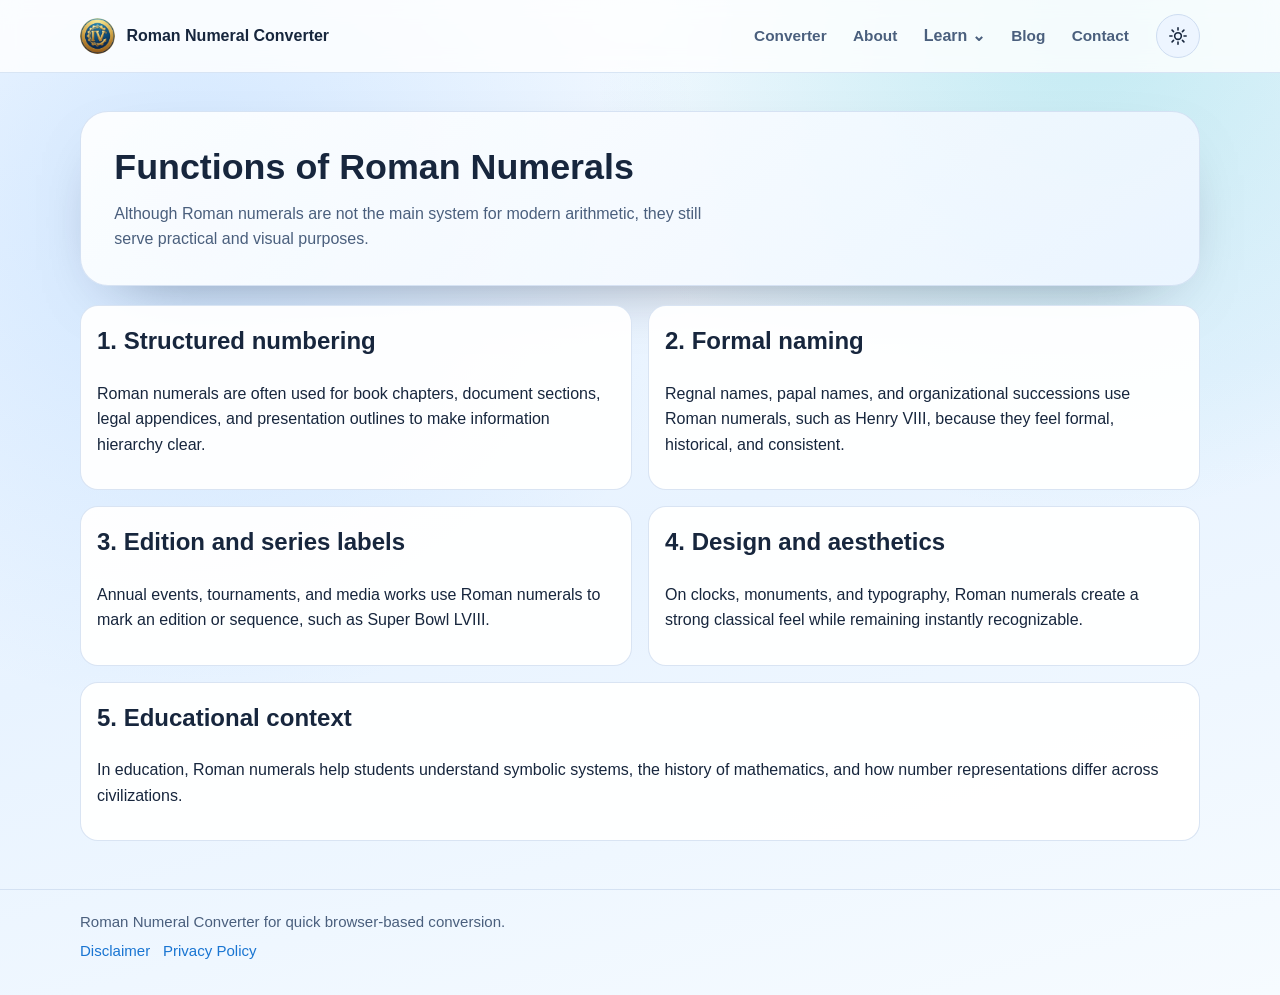
<file: functions-of-roman-numerals/index.html>
<!doctype html>
<html lang="en">
<head>
  <meta charset="utf-8">
  <meta name="viewport" content="width=device-width, initial-scale=1">
  <title>Functions of Roman Numerals | Roman Numeral Converter</title>
  <meta name="description" content="Learn how Roman numerals are used for numbering, document structure, branding, and formal contexts.">
  <meta name="robots" content="index,follow">
  <meta name="theme-color" media="(prefers-color-scheme: light)" content="#e8f3ff">
  <meta name="theme-color" media="(prefers-color-scheme: dark)" content="#0b1522">
  <link rel="canonical" href="https://roman-numeral.org/functions-of-roman-numerals/">
  <link rel="icon" href="/assets/favicon.ico" sizes="any">
  <link rel="icon" type="image/png" sizes="16x16" href="/assets/favicon-16x16.png">
  <link rel="icon" type="image/png" sizes="32x32" href="/assets/favicon-32x32.png">
  <link rel="icon" type="image/png" sizes="48x48" href="/assets/favicon-48x48.png">
  <link rel="apple-touch-icon" sizes="180x180" href="/assets/apple-touch-icon.png">
  <link rel="manifest" href="/site.webmanifest">
  <meta property="og:type" content="article">
  <meta property="og:title" content="Functions of Roman Numerals">
  <meta property="og:description" content="How Roman numerals are used for numbering, document navigation, and visual identity.">
  <meta property="og:url" content="https://roman-numeral.org/functions-of-roman-numerals/">
  <meta property="og:image" content="https://roman-numeral.org/assets/og-image.svg">
  <meta name="twitter:card" content="summary_large_image">
  <meta name="twitter:title" content="Functions of Roman Numerals">
  <meta name="twitter:description" content="The practical and symbolic functions of Roman numerals today.">
  <meta name="twitter:image" content="https://roman-numeral.org/assets/og-image.svg">
  <script>
    (function () {
      var key = "roman-theme";
      var saved = localStorage.getItem(key);
      var dark = window.matchMedia("(prefers-color-scheme: dark)").matches;
      var theme = saved === "light" || saved === "dark" ? saved : (dark ? "dark" : "light");
      document.documentElement.setAttribute("data-theme", theme);
    })();
  </script>
  <link rel="stylesheet" href="/css/styles.css">
  <script type="application/ld+json">
    {
      "@context": "https://schema.org",
      "@graph": [
        {
          "@type": "WebPage",
          "name": "Functions of Roman Numerals",
          "url": "https://roman-numeral.org/functions-of-roman-numerals/",
          "description": "The functions of Roman numerals in modern use.",
          "isPartOf": {
            "@type": "WebSite",
            "name": "Roman Numeral Converter",
            "url": "https://roman-numeral.org/"
          }
        },
        {
          "@type": "BreadcrumbList",
          "itemListElement": [
            {"@type": "ListItem", "position": 1, "name": "Home", "item": "https://roman-numeral.org/"},
            {"@type": "ListItem", "position": 2, "name": "Functions", "item": "https://roman-numeral.org/functions-of-roman-numerals/"}
          ]
        }
      ]
    }
  </script>
</head>
<body data-page="functions">
  <a class="skip-link" href="#main-content">Skip to main content</a>
  <header class="site-header">
    <div class="site-shell site-header__inner">
      <a class="brand" href="/" aria-label="Roman Numeral Converter home">
        <img class="brand__logo" src="/assets/favicon-48x48.png" alt="Roman Numeral Converter logo" width="36" height="36">
        <span>Roman Numeral Converter</span>
      </a>
      <nav id="primaryNav" class="site-nav" aria-label="Primary navigation">
        <a data-page="home" href="/">Converter</a>
        <a data-page="about" href="/about/">About</a>
        <div class="nav-group"><button class="nav-group__toggle" type="button" aria-expanded="false" aria-controls="learnMenu">Learn <span aria-hidden="true">⌄</span></button><div class="nav-group__menu" id="learnMenu"><a data-page="history" href="/history-of-roman-numerals/">History</a><a data-page="functions" href="/functions-of-roman-numerals/">Functions</a><a data-page="purpose" href="/purpose-of-roman-numerals/">Purpose</a></div></div><a data-page="blog" href="/blog/">Blog</a>
        <a data-page="contact" href="/contact/">Contact</a>
      </nav>
      <button type="button" class="nav-menu-toggle" data-nav-toggle aria-expanded="false" aria-controls="primaryNav">Menu</button>
      <button type="button" class="theme-toggle" data-theme-toggle aria-label="Toggle color theme" title="Toggle color theme">
        <svg class="icon-sun" viewBox="0 0 24 24" fill="none" aria-hidden="true">
          <circle cx="12" cy="12" r="4" stroke="currentColor" stroke-width="1.9"></circle>
          <path d="M12 2.2v2.6M12 19.2v2.6M2.2 12h2.6M19.2 12h2.6M4.9 4.9l1.8 1.8M17.3 17.3l1.8 1.8M19.1 4.9l-1.8 1.8M6.7 17.3l-1.8 1.8" stroke="currentColor" stroke-width="1.9" stroke-linecap="round"></path>
        </svg>
        <svg class="icon-moon" viewBox="0 0 24 24" fill="none" aria-hidden="true">
          <path d="M20.7 14.5A8.8 8.8 0 0 1 9.5 3.3a9 9 0 1 0 11.2 11.2z" stroke="currentColor" stroke-width="1.9" stroke-linejoin="round"></path>
        </svg>
      </button>
    </div>
  </header>

  <main id="main-content" class="site-shell">
    <section class="hero">
      <h1 class="page-title">Functions of Roman Numerals</h1>
      <p class="page-intro">Although Roman numerals are not the main system for modern arithmetic, they still serve practical and visual purposes.</p>
    </section>

    <section class="content-grid">
      <article class="content-card">
        <h2>1. Structured numbering</h2>
        <p>Roman numerals are often used for book chapters, document sections, legal appendices, and presentation outlines to make information hierarchy clear.</p>
      </article>

      <article class="content-card">
        <h2>2. Formal naming</h2>
        <p>Regnal names, papal names, and organizational successions use Roman numerals, such as Henry VIII, because they feel formal, historical, and consistent.</p>
      </article>

      <article class="content-card">
        <h2>3. Edition and series labels</h2>
        <p>Annual events, tournaments, and media works use Roman numerals to mark an edition or sequence, such as Super Bowl LVIII.</p>
      </article>

      <article class="content-card">
        <h2>4. Design and aesthetics</h2>
        <p>On clocks, monuments, and typography, Roman numerals create a strong classical feel while remaining instantly recognizable.</p>
      </article>

      <article class="content-card content-card--wide">
        <h2>5. Educational context</h2>
        <p>In education, Roman numerals help students understand symbolic systems, the history of mathematics, and how number representations differ across civilizations.</p>
      </article>
    </section>
  </main>

  <footer class="site-footer">
    <div class="site-shell">
      <div>Roman Numeral Converter for quick browser-based conversion.</div>
      <div class="site-footer__links">
        <a href="/disclaimer/">Disclaimer</a>
        <a href="/privacy-policy/">Privacy Policy</a>
      </div>
    </div>
  </footer>

  <script src="/js/app.js"></script>
</body>
</html>
</file>
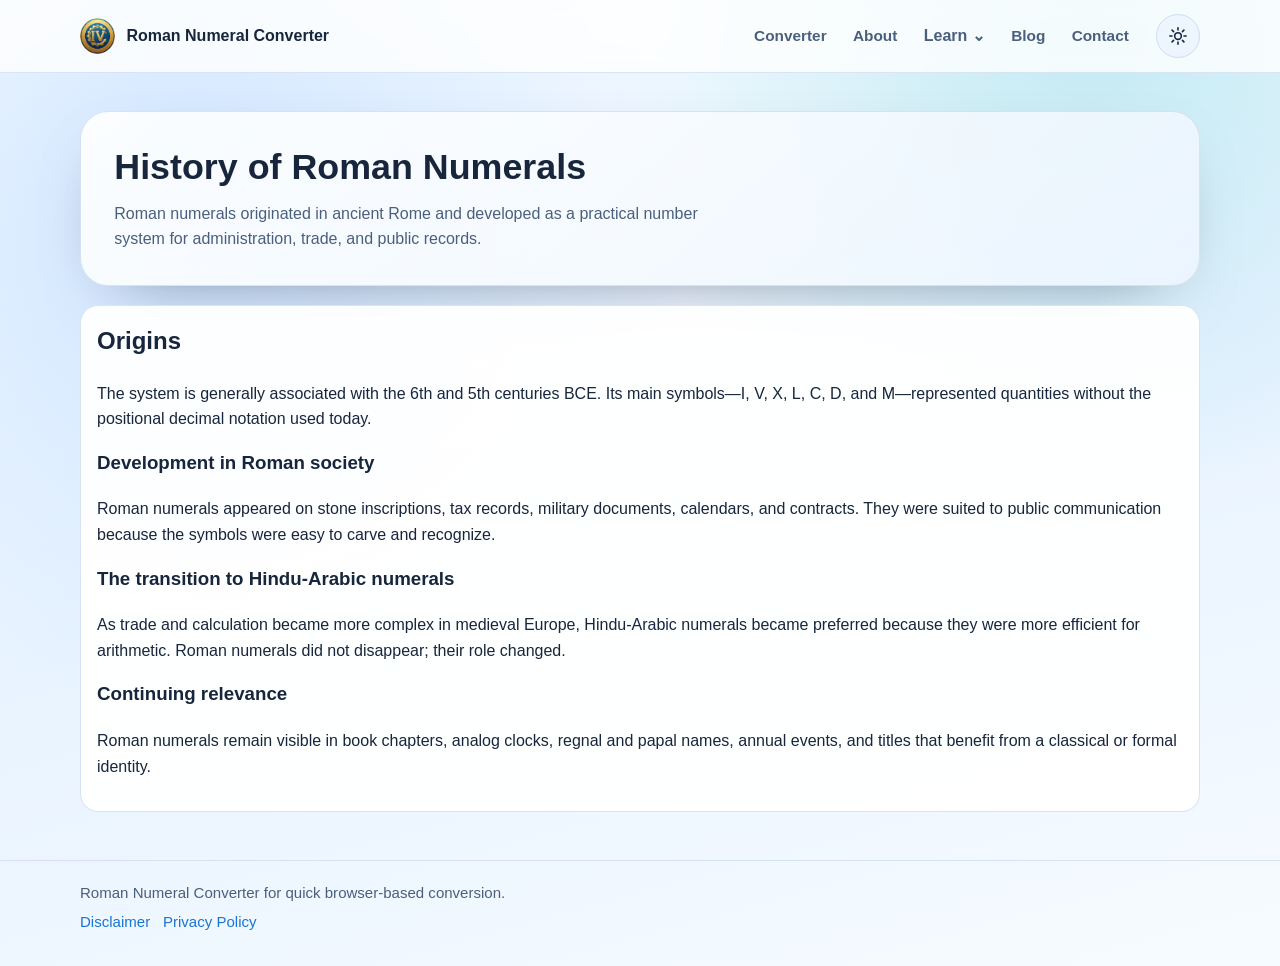
<file: history-of-roman-numerals/index.html>
<!doctype html>
<html lang="en">
<head>
  <meta charset="utf-8">
  <meta name="viewport" content="width=device-width, initial-scale=1">
  <title>History of Roman Numerals | Roman Numeral Converter</title>
  <meta name="description" content="Learn how Roman numerals developed from ancient Rome and why they remain useful in the modern world.">
  <meta name="robots" content="index,follow">
  <meta name="theme-color" media="(prefers-color-scheme: light)" content="#e8f3ff">
  <meta name="theme-color" media="(prefers-color-scheme: dark)" content="#0b1522">
  <link rel="canonical" href="https://roman-numeral.org/history-of-roman-numerals/">
  <link rel="icon" href="/assets/favicon.ico" sizes="any">
  <link rel="icon" type="image/png" sizes="16x16" href="/assets/favicon-16x16.png">
  <link rel="icon" type="image/png" sizes="32x32" href="/assets/favicon-32x32.png">
  <link rel="icon" type="image/png" sizes="48x48" href="/assets/favicon-48x48.png">
  <link rel="apple-touch-icon" sizes="180x180" href="/assets/apple-touch-icon.png">
  <link rel="manifest" href="/site.webmanifest">
  <meta property="og:type" content="article">
  <meta property="og:title" content="History of Roman Numerals">
  <meta property="og:description" content="A concise history of Roman numerals from ancient Rome to modern use.">
  <meta property="og:url" content="https://roman-numeral.org/history-of-roman-numerals/">
  <meta property="og:image" content="https://roman-numeral.org/assets/og-image.svg">
  <meta name="twitter:card" content="summary_large_image">
  <meta name="twitter:title" content="History of Roman Numerals">
  <meta name="twitter:description" content="The history of Roman numerals and their evolution in modern culture.">
  <meta name="twitter:image" content="https://roman-numeral.org/assets/og-image.svg">
  <script>
    (function () {
      var key = "roman-theme";
      var saved = localStorage.getItem(key);
      var dark = window.matchMedia("(prefers-color-scheme: dark)").matches;
      var theme = saved === "light" || saved === "dark" ? saved : (dark ? "dark" : "light");
      document.documentElement.setAttribute("data-theme", theme);
    })();
  </script>
  <link rel="stylesheet" href="/css/styles.css">
  <script type="application/ld+json">
    {
      "@context": "https://schema.org",
      "@graph": [
        {
          "@type": "WebPage",
          "name": "History of Roman Numerals",
          "url": "https://roman-numeral.org/history-of-roman-numerals/",
          "description": "The history of Roman numerals from ancient times to today.",
          "isPartOf": {
            "@type": "WebSite",
            "name": "Roman Numeral Converter",
            "url": "https://roman-numeral.org/"
          }
        },
        {
          "@type": "BreadcrumbList",
          "itemListElement": [
            {"@type": "ListItem", "position": 1, "name": "Home", "item": "https://roman-numeral.org/"},
            {"@type": "ListItem", "position": 2, "name": "History", "item": "https://roman-numeral.org/history-of-roman-numerals/"}
          ]
        }
      ]
    }
  </script>
</head>
<body data-page="history">
  <a class="skip-link" href="#main-content">Skip to main content</a>
  <header class="site-header">
    <div class="site-shell site-header__inner">
      <a class="brand" href="/" aria-label="Roman Numeral Converter home">
        <img class="brand__logo" src="/assets/favicon-48x48.png" alt="Roman Numeral Converter logo" width="36" height="36">
        <span>Roman Numeral Converter</span>
      </a>
      <nav id="primaryNav" class="site-nav" aria-label="Primary navigation">
        <a data-page="home" href="/">Converter</a>
        <a data-page="about" href="/about/">About</a>
        <div class="nav-group"><button class="nav-group__toggle" type="button" aria-expanded="false" aria-controls="learnMenu">Learn <span aria-hidden="true">⌄</span></button><div class="nav-group__menu" id="learnMenu"><a data-page="history" href="/history-of-roman-numerals/">History</a><a data-page="functions" href="/functions-of-roman-numerals/">Functions</a><a data-page="purpose" href="/purpose-of-roman-numerals/">Purpose</a></div></div><a data-page="blog" href="/blog/">Blog</a>
        <a data-page="contact" href="/contact/">Contact</a>
      </nav>
      <button type="button" class="nav-menu-toggle" data-nav-toggle aria-expanded="false" aria-controls="primaryNav">Menu</button>
      <button type="button" class="theme-toggle" data-theme-toggle aria-label="Toggle color theme" title="Toggle color theme">
        <svg class="icon-sun" viewBox="0 0 24 24" fill="none" aria-hidden="true">
          <circle cx="12" cy="12" r="4" stroke="currentColor" stroke-width="1.9"></circle>
          <path d="M12 2.2v2.6M12 19.2v2.6M2.2 12h2.6M19.2 12h2.6M4.9 4.9l1.8 1.8M17.3 17.3l1.8 1.8M19.1 4.9l-1.8 1.8M6.7 17.3l-1.8 1.8" stroke="currentColor" stroke-width="1.9" stroke-linecap="round"></path>
        </svg>
        <svg class="icon-moon" viewBox="0 0 24 24" fill="none" aria-hidden="true">
          <path d="M20.7 14.5A8.8 8.8 0 0 1 9.5 3.3a9 9 0 1 0 11.2 11.2z" stroke="currentColor" stroke-width="1.9" stroke-linejoin="round"></path>
        </svg>
      </button>
    </div>
  </header>

  <main id="main-content" class="site-shell">
    <section class="hero">
      <h1 class="page-title">History of Roman Numerals</h1>
      <p class="page-intro">Roman numerals originated in ancient Rome and developed as a practical number system for administration, trade, and public records.</p>
    </section>

    <section class="content-grid">
      <article class="content-card content-card--wide">
        <h2>Origins</h2>
        <p>The system is generally associated with the 6th and 5th centuries BCE. Its main symbols—I, V, X, L, C, D, and M—represented quantities without the positional decimal notation used today.</p>

        <h3>Development in Roman society</h3>
        <p>Roman numerals appeared on stone inscriptions, tax records, military documents, calendars, and contracts. They were suited to public communication because the symbols were easy to carve and recognize.</p>

        <h3>The transition to Hindu-Arabic numerals</h3>
        <p>As trade and calculation became more complex in medieval Europe, Hindu-Arabic numerals became preferred because they were more efficient for arithmetic. Roman numerals did not disappear; their role changed.</p>

        <h3>Continuing relevance</h3>
        <p>Roman numerals remain visible in book chapters, analog clocks, regnal and papal names, annual events, and titles that benefit from a classical or formal identity.</p>
      </article>
    </section>
  </main>

  <footer class="site-footer">
    <div class="site-shell">
      <div>Roman Numeral Converter for quick browser-based conversion.</div>
      <div class="site-footer__links">
        <a href="/disclaimer/">Disclaimer</a>
        <a href="/privacy-policy/">Privacy Policy</a>
      </div>
    </div>
  </footer>

  <script src="/js/app.js"></script>
</body>
</html>
</file>
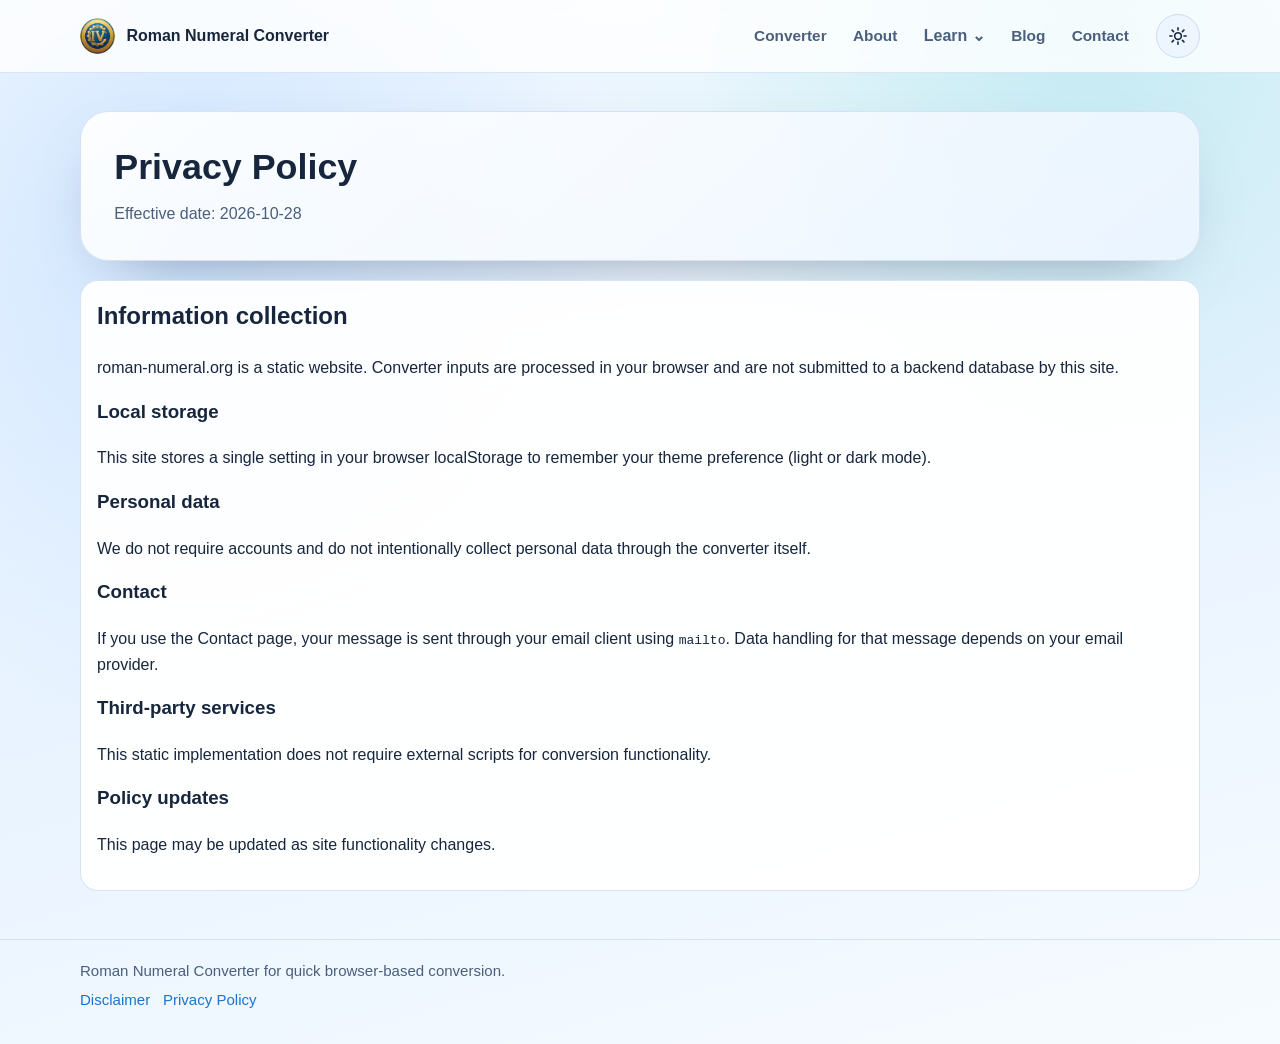
<file: privacy-policy/index.html>
<!doctype html>
<html lang="en">
<head>
  <meta charset="utf-8">
  <meta name="viewport" content="width=device-width, initial-scale=1">
  <title>Privacy Policy | Roman Numeral Converter</title>
  <meta name="description" content="Privacy Policy for roman-numeral.org. Learn what data is and is not collected by this static Roman numeral converter.">
  <meta name="robots" content="index,follow">
  <meta name="theme-color" media="(prefers-color-scheme: light)" content="#e8f3ff">
  <meta name="theme-color" media="(prefers-color-scheme: dark)" content="#0b1522">
  <link rel="canonical" href="https://roman-numeral.org/privacy-policy/">
  <link rel="icon" href="/assets/favicon.ico" sizes="any">
  <link rel="icon" type="image/png" sizes="16x16" href="/assets/favicon-16x16.png">
  <link rel="icon" type="image/png" sizes="32x32" href="/assets/favicon-32x32.png">
  <link rel="icon" type="image/png" sizes="48x48" href="/assets/favicon-48x48.png">
  <link rel="apple-touch-icon" sizes="180x180" href="/assets/apple-touch-icon.png">
  <link rel="manifest" href="/site.webmanifest">
  <meta property="og:type" content="article">
  <meta property="og:title" content="Privacy Policy | Roman Numeral Converter">
  <meta property="og:description" content="Privacy details for this static browser-based conversion tool.">
  <meta property="og:url" content="https://roman-numeral.org/privacy-policy/">
  <meta property="og:image" content="https://roman-numeral.org/assets/og-image.svg">
  <meta name="twitter:card" content="summary_large_image">
  <meta name="twitter:title" content="Privacy Policy | Roman Numeral Converter">
  <meta name="twitter:description" content="How roman-numeral.org handles data and local browser storage.">
  <meta name="twitter:image" content="https://roman-numeral.org/assets/og-image.svg">
  <script>
    (function () {
      var key = "roman-theme";
      var saved = localStorage.getItem(key);
      var dark = window.matchMedia("(prefers-color-scheme: dark)").matches;
      var theme = saved === "light" || saved === "dark" ? saved : (dark ? "dark" : "light");
      document.documentElement.setAttribute("data-theme", theme);
    })();
  </script>
  <link rel="stylesheet" href="/css/styles.css">
  <script type="application/ld+json">
    {
      "@context": "https://schema.org",
      "@graph": [
        {
          "@type": "WebPage",
          "name": "Privacy Policy",
          "url": "https://roman-numeral.org/privacy-policy/",
          "description": "Privacy policy for Roman Numeral Converter.",
          "isPartOf": {
            "@type": "WebSite",
            "name": "Roman Numeral Converter",
            "url": "https://roman-numeral.org/"
          }
        },
        {
          "@type": "BreadcrumbList",
          "itemListElement": [
            {"@type": "ListItem", "position": 1, "name": "Home", "item": "https://roman-numeral.org/"},
            {"@type": "ListItem", "position": 2, "name": "Privacy Policy", "item": "https://roman-numeral.org/privacy-policy/"}
          ]
        }
      ]
    }
  </script>
</head>
<body data-page="privacy">
  <a class="skip-link" href="#main-content">Skip to main content</a>
  <header class="site-header">
    <div class="site-shell site-header__inner">
      <a class="brand" href="/" aria-label="Roman Numeral Converter home">
        <img class="brand__logo" src="/assets/favicon-48x48.png" alt="Roman Numeral Converter logo" width="36" height="36">
        <span>Roman Numeral Converter</span>
      </a>
      <nav id="primaryNav" class="site-nav" aria-label="Primary navigation">
        <a data-page="home" href="/">Converter</a>
        <a data-page="about" href="/about/">About</a>
        <div class="nav-group"><button class="nav-group__toggle" type="button" aria-expanded="false" aria-controls="learnMenu">Learn <span aria-hidden="true">⌄</span></button><div class="nav-group__menu" id="learnMenu"><a data-page="history" href="/history-of-roman-numerals/">History</a><a data-page="functions" href="/functions-of-roman-numerals/">Functions</a><a data-page="purpose" href="/purpose-of-roman-numerals/">Purpose</a></div></div><a data-page="blog" href="/blog/">Blog</a>
        <a data-page="contact" href="/contact/">Contact</a>
      </nav>
      <button type="button" class="nav-menu-toggle" data-nav-toggle aria-expanded="false" aria-controls="primaryNav">Menu</button>
      <button type="button" class="theme-toggle" data-theme-toggle aria-label="Toggle color theme" title="Toggle color theme">
        <svg class="icon-sun" viewBox="0 0 24 24" fill="none" aria-hidden="true">
          <circle cx="12" cy="12" r="4" stroke="currentColor" stroke-width="1.9"></circle>
          <path d="M12 2.2v2.6M12 19.2v2.6M2.2 12h2.6M19.2 12h2.6M4.9 4.9l1.8 1.8M17.3 17.3l1.8 1.8M19.1 4.9l-1.8 1.8M6.7 17.3l-1.8 1.8" stroke="currentColor" stroke-width="1.9" stroke-linecap="round"></path>
        </svg>
        <svg class="icon-moon" viewBox="0 0 24 24" fill="none" aria-hidden="true">
          <path d="M20.7 14.5A8.8 8.8 0 0 1 9.5 3.3a9 9 0 1 0 11.2 11.2z" stroke="currentColor" stroke-width="1.9" stroke-linejoin="round"></path>
        </svg>
      </button>
    </div>
  </header>

  <main id="main-content" class="site-shell">
    <section class="hero">
      <h1 class="page-title">Privacy Policy</h1>
      <p class="page-intro">Effective date: 2026-10-28</p>
    </section>

    <section class="content-grid">
      <article class="content-card content-card--wide">
        <h2>Information collection</h2>
        <p>roman-numeral.org is a static website. Converter inputs are processed in your browser and are not submitted to a backend database by this site.</p>

        <h3>Local storage</h3>
        <p>This site stores a single setting in your browser localStorage to remember your theme preference (light or dark mode).</p>

        <h3>Personal data</h3>
        <p>We do not require accounts and do not intentionally collect personal data through the converter itself.</p>

        <h3>Contact</h3>
        <p>If you use the Contact page, your message is sent through your email client using <code>mailto</code>. Data handling for that message depends on your email provider.</p>

        <h3>Third-party services</h3>
        <p>This static implementation does not require external scripts for conversion functionality.</p>

        <h3>Policy updates</h3>
        <p>This page may be updated as site functionality changes.</p>
      </article>
    </section>
  </main>

  <footer class="site-footer">
    <div class="site-shell">
      <div>Roman Numeral Converter for quick browser-based conversion.</div>
      <div class="site-footer__links">
        <a href="/disclaimer/">Disclaimer</a>
        <a href="/privacy-policy/">Privacy Policy</a>
      </div>
    </div>
  </footer>

  <script src="/js/app.js"></script>
</body>
</html>
</file>
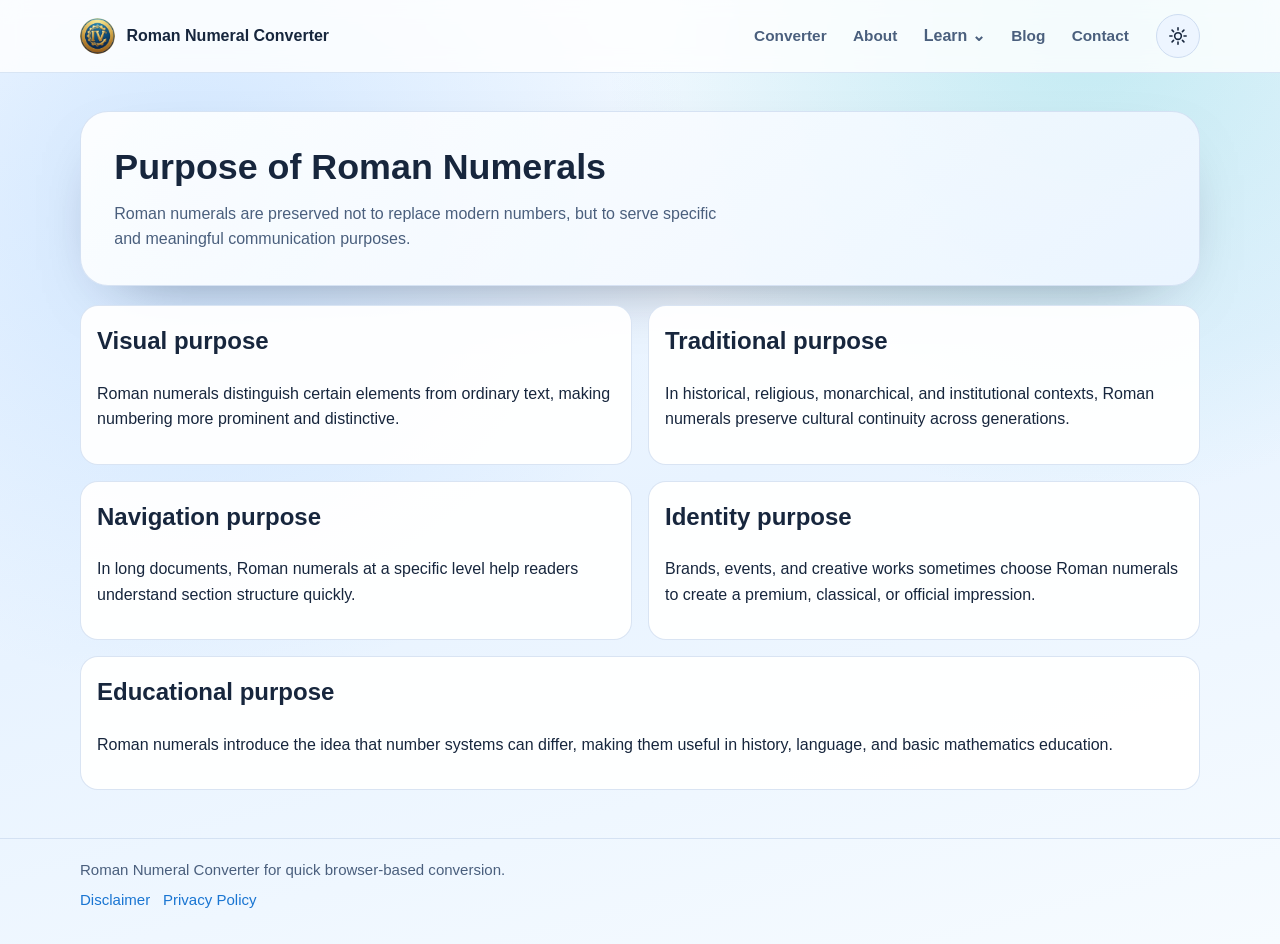
<file: purpose-of-roman-numerals/index.html>
<!doctype html>
<html lang="en">
<head>
  <meta charset="utf-8">
  <meta name="viewport" content="width=device-width, initial-scale=1">
  <title>Purpose of Roman Numerals | Roman Numeral Converter</title>
  <meta name="description" content="Understand why Roman numerals remain useful for readability, identity, tradition, and structured information.">
  <meta name="robots" content="index,follow">
  <meta name="theme-color" media="(prefers-color-scheme: light)" content="#e8f3ff">
  <meta name="theme-color" media="(prefers-color-scheme: dark)" content="#0b1522">
  <link rel="canonical" href="https://roman-numeral.org/purpose-of-roman-numerals/">
  <link rel="icon" href="/assets/favicon.ico" sizes="any">
  <link rel="icon" type="image/png" sizes="16x16" href="/assets/favicon-16x16.png">
  <link rel="icon" type="image/png" sizes="32x32" href="/assets/favicon-32x32.png">
  <link rel="icon" type="image/png" sizes="48x48" href="/assets/favicon-48x48.png">
  <link rel="apple-touch-icon" sizes="180x180" href="/assets/apple-touch-icon.png">
  <link rel="manifest" href="/site.webmanifest">
  <meta property="og:type" content="article">
  <meta property="og:title" content="Purpose of Roman Numerals">
  <meta property="og:description" content="Why Roman numerals remain useful for visual communication, tradition, and information structure.">
  <meta property="og:url" content="https://roman-numeral.org/purpose-of-roman-numerals/">
  <meta property="og:image" content="https://roman-numeral.org/assets/og-image.svg">
  <meta name="twitter:card" content="summary_large_image">
  <meta name="twitter:title" content="Purpose of Roman Numerals">
  <meta name="twitter:description" content="Why Roman numerals are still used today.">
  <meta name="twitter:image" content="https://roman-numeral.org/assets/og-image.svg">
  <script>
    (function () {
      var key = "roman-theme";
      var saved = localStorage.getItem(key);
      var dark = window.matchMedia("(prefers-color-scheme: dark)").matches;
      var theme = saved === "light" || saved === "dark" ? saved : (dark ? "dark" : "light");
      document.documentElement.setAttribute("data-theme", theme);
    })();
  </script>
  <link rel="stylesheet" href="/css/styles.css">
  <script type="application/ld+json">
    {
      "@context": "https://schema.org",
      "@graph": [
        {
          "@type": "WebPage",
          "name": "Purpose of Roman Numerals",
          "url": "https://roman-numeral.org/purpose-of-roman-numerals/",
          "description": "Why Roman numerals remain useful in contemporary contexts.",
          "isPartOf": {
            "@type": "WebSite",
            "name": "Roman Numeral Converter",
            "url": "https://roman-numeral.org/"
          }
        },
        {
          "@type": "BreadcrumbList",
          "itemListElement": [
            {"@type": "ListItem", "position": 1, "name": "Home", "item": "https://roman-numeral.org/"},
            {"@type": "ListItem", "position": 2, "name": "Purpose", "item": "https://roman-numeral.org/purpose-of-roman-numerals/"}
          ]
        }
      ]
    }
  </script>
</head>
<body data-page="purpose">
  <a class="skip-link" href="#main-content">Skip to main content</a>
  <header class="site-header">
    <div class="site-shell site-header__inner">
      <a class="brand" href="/" aria-label="Roman Numeral Converter home">
        <img class="brand__logo" src="/assets/favicon-48x48.png" alt="Roman Numeral Converter logo" width="36" height="36">
        <span>Roman Numeral Converter</span>
      </a>
      <nav id="primaryNav" class="site-nav" aria-label="Primary navigation">
        <a data-page="home" href="/">Converter</a>
        <a data-page="about" href="/about/">About</a>
        <div class="nav-group"><button class="nav-group__toggle" type="button" aria-expanded="false" aria-controls="learnMenu">Learn <span aria-hidden="true">⌄</span></button><div class="nav-group__menu" id="learnMenu"><a data-page="history" href="/history-of-roman-numerals/">History</a><a data-page="functions" href="/functions-of-roman-numerals/">Functions</a><a data-page="purpose" href="/purpose-of-roman-numerals/">Purpose</a></div></div><a data-page="blog" href="/blog/">Blog</a>
        <a data-page="contact" href="/contact/">Contact</a>
      </nav>
      <button type="button" class="nav-menu-toggle" data-nav-toggle aria-expanded="false" aria-controls="primaryNav">Menu</button>
      <button type="button" class="theme-toggle" data-theme-toggle aria-label="Toggle color theme" title="Toggle color theme">
        <svg class="icon-sun" viewBox="0 0 24 24" fill="none" aria-hidden="true">
          <circle cx="12" cy="12" r="4" stroke="currentColor" stroke-width="1.9"></circle>
          <path d="M12 2.2v2.6M12 19.2v2.6M2.2 12h2.6M19.2 12h2.6M4.9 4.9l1.8 1.8M17.3 17.3l1.8 1.8M19.1 4.9l-1.8 1.8M6.7 17.3l-1.8 1.8" stroke="currentColor" stroke-width="1.9" stroke-linecap="round"></path>
        </svg>
        <svg class="icon-moon" viewBox="0 0 24 24" fill="none" aria-hidden="true">
          <path d="M20.7 14.5A8.8 8.8 0 0 1 9.5 3.3a9 9 0 1 0 11.2 11.2z" stroke="currentColor" stroke-width="1.9" stroke-linejoin="round"></path>
        </svg>
      </button>
    </div>
  </header>

  <main id="main-content" class="site-shell">
    <section class="hero">
      <h1 class="page-title">Purpose of Roman Numerals</h1>
      <p class="page-intro">Roman numerals are preserved not to replace modern numbers, but to serve specific and meaningful communication purposes.</p>
    </section>

    <section class="content-grid">
      <article class="content-card">
        <h2>Visual purpose</h2>
        <p>Roman numerals distinguish certain elements from ordinary text, making numbering more prominent and distinctive.</p>
      </article>

      <article class="content-card">
        <h2>Traditional purpose</h2>
        <p>In historical, religious, monarchical, and institutional contexts, Roman numerals preserve cultural continuity across generations.</p>
      </article>

      <article class="content-card">
        <h2>Navigation purpose</h2>
        <p>In long documents, Roman numerals at a specific level help readers understand section structure quickly.</p>
      </article>

      <article class="content-card">
        <h2>Identity purpose</h2>
        <p>Brands, events, and creative works sometimes choose Roman numerals to create a premium, classical, or official impression.</p>
      </article>

      <article class="content-card content-card--wide">
        <h2>Educational purpose</h2>
        <p>Roman numerals introduce the idea that number systems can differ, making them useful in history, language, and basic mathematics education.</p>
      </article>
    </section>
  </main>

  <footer class="site-footer">
    <div class="site-shell">
      <div>Roman Numeral Converter for quick browser-based conversion.</div>
      <div class="site-footer__links">
        <a href="/disclaimer/">Disclaimer</a>
        <a href="/privacy-policy/">Privacy Policy</a>
      </div>
    </div>
  </footer>

  <script src="/js/app.js"></script>
</body>
</html>
</file>
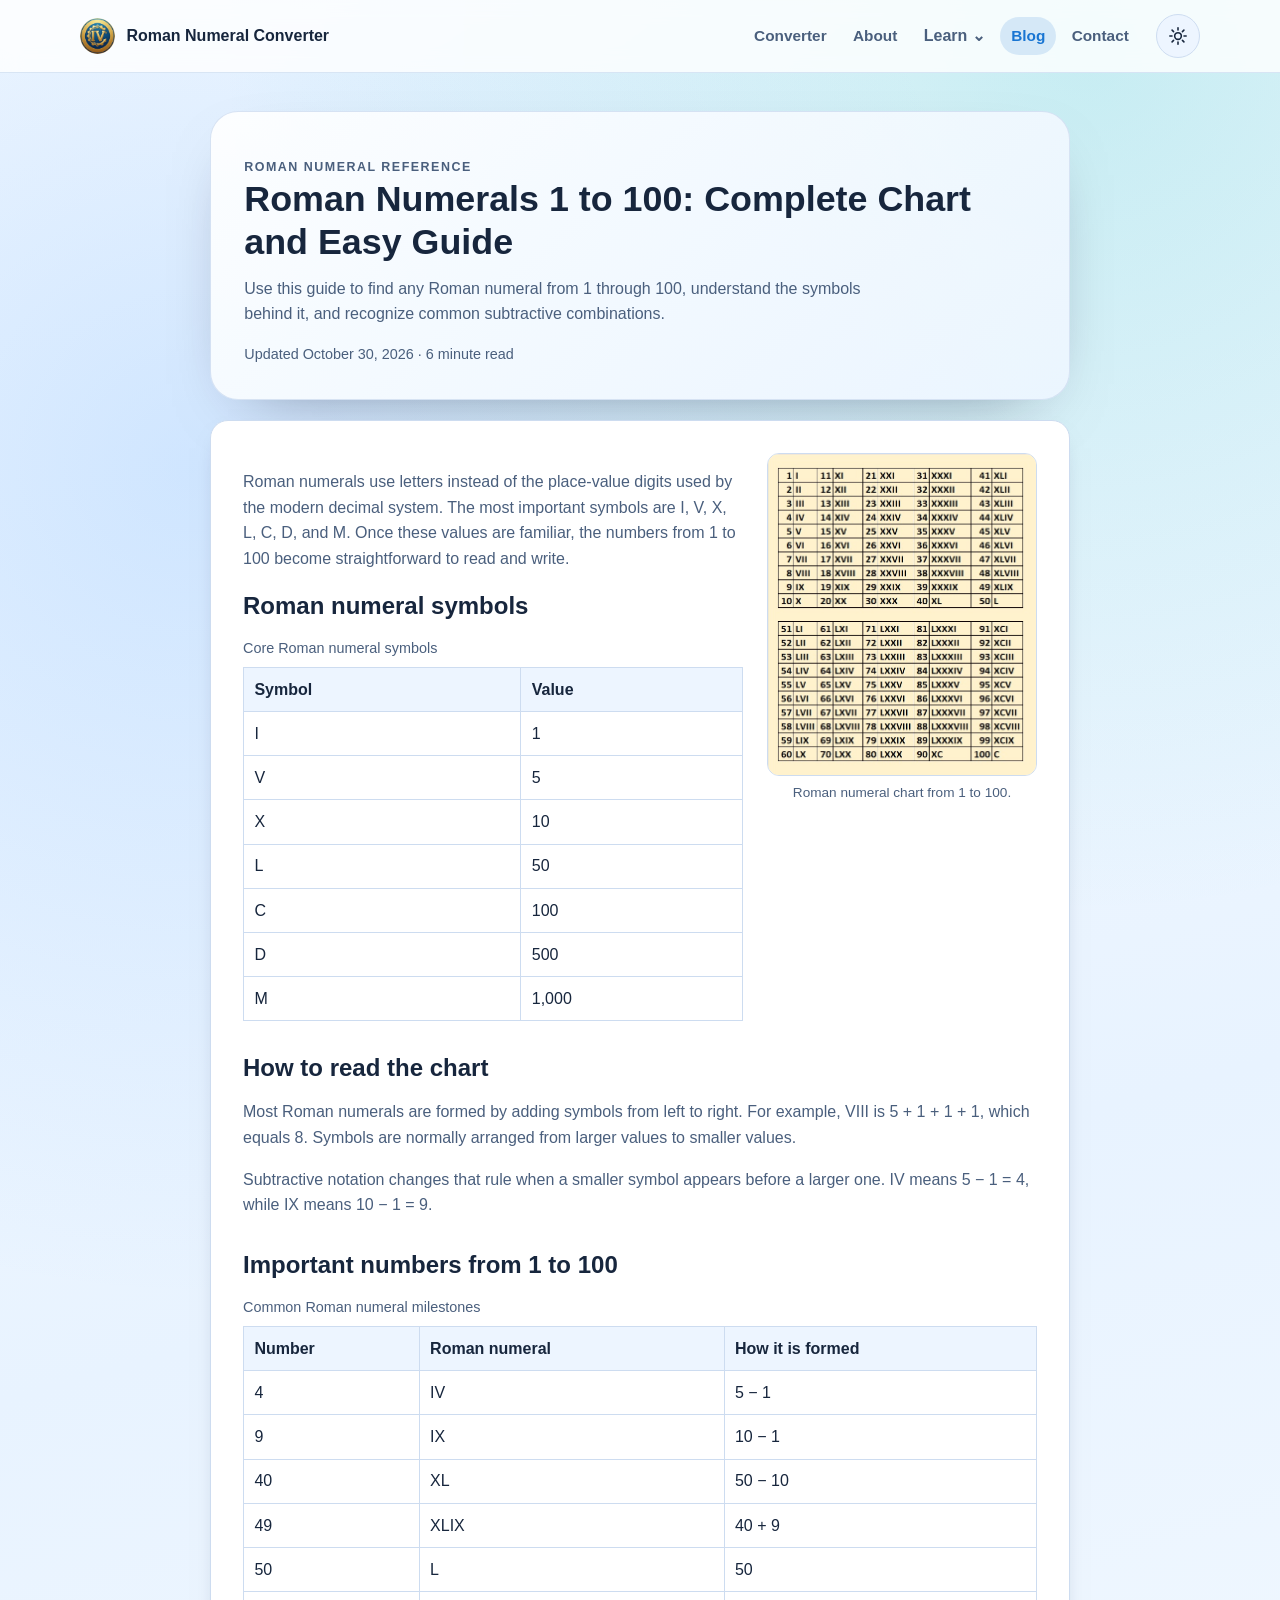
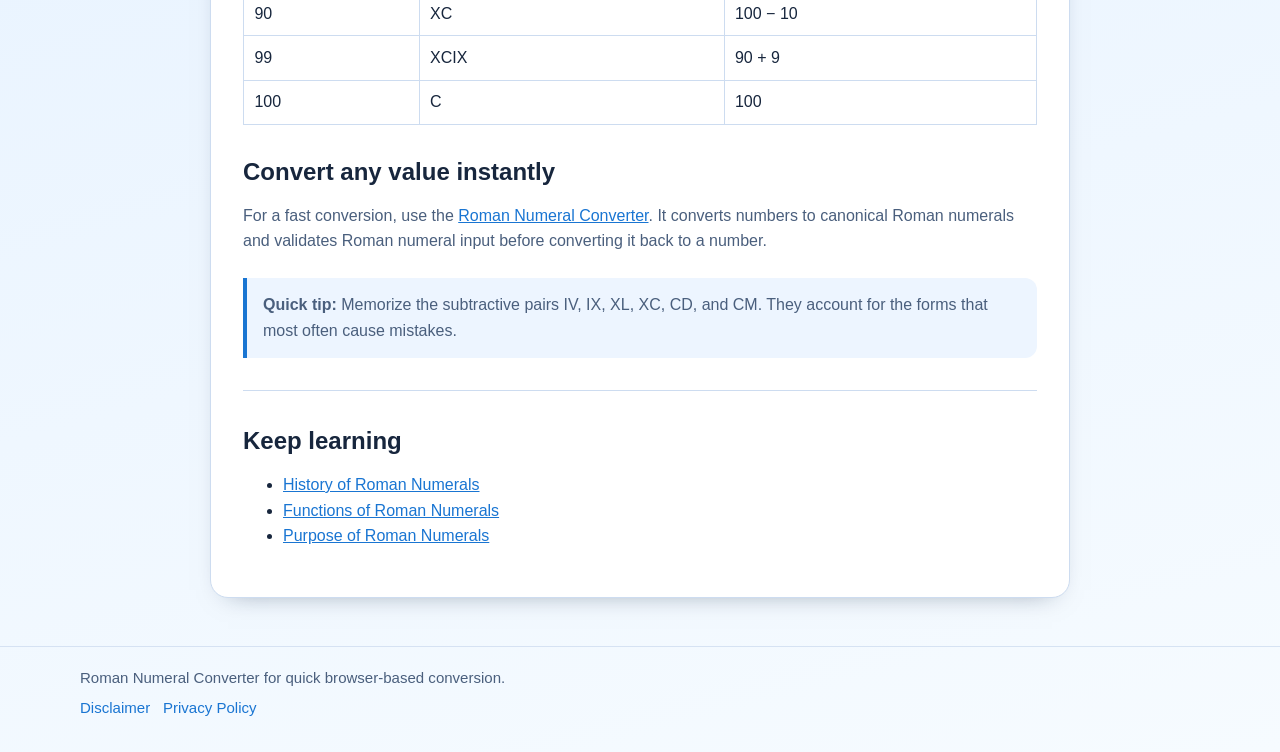
<file: blog/roman-numerals-1-to-100/index.html>
<!doctype html>
<html lang="en">
<head>
  <meta charset="utf-8">
  <meta name="viewport" content="width=device-width, initial-scale=1">
  <title>Roman Numerals 1 to 100: Complete Chart and Guide</title>
  <meta name="description" content="Learn Roman numerals from 1 to 100 with a complete chart, symbol rules, subtractive notation examples, and a practical conversion guide.">
  <meta name="robots" content="index,follow,max-snippet:-1,max-image-preview:large,max-video-preview:-1">
  <meta name="theme-color" media="(prefers-color-scheme: light)" content="#e8f3ff">
  <meta name="theme-color" media="(prefers-color-scheme: dark)" content="#0b1522">
  <link rel="canonical" href="https://roman-numeral.org/blog/roman-numerals-1-to-100/">
  <link rel="icon" href="/assets/favicon.ico" sizes="any">
  <link rel="icon" type="image/png" sizes="16x16" href="/assets/favicon-16x16.png">
  <link rel="icon" type="image/png" sizes="32x32" href="/assets/favicon-32x32.png">
  <link rel="icon" type="image/png" sizes="48x48" href="/assets/favicon-48x48.png">
  <link rel="apple-touch-icon" sizes="180x180" href="/assets/apple-touch-icon.png">
  <link rel="manifest" href="/site.webmanifest">
  <meta property="og:type" content="article">
  <meta property="og:title" content="Roman Numerals 1 to 100: Complete Chart and Guide">
  <meta property="og:description" content="A complete Roman numeral chart from 1 to 100 with rules and examples.">
  <meta property="og:url" content="https://roman-numeral.org/blog/roman-numerals-1-to-100/">
  <meta property="og:image" content="https://roman-numeral.org/assets/roman-number.jpg">
  <meta property="og:image:alt" content="Roman numeral chart from 1 to 100">
  <meta name="twitter:card" content="summary_large_image">
  <meta name="twitter:title" content="Roman Numerals 1 to 100">
  <meta name="twitter:description" content="Complete chart and guide to reading Roman numerals from 1 through 100.">
  <meta name="twitter:image" content="https://roman-numeral.org/assets/roman-number.jpg">
  <script>
    (function () {
      var key = "roman-theme";
      var saved = localStorage.getItem(key);
      var dark = window.matchMedia("(prefers-color-scheme: dark)").matches;
      var theme = saved === "light" || saved === "dark" ? saved : (dark ? "dark" : "light");
      document.documentElement.setAttribute("data-theme", theme);
    })();
  </script>
  <link rel="stylesheet" href="/css/styles.css">
  <script type="application/ld+json">
    {
      "@context": "https://schema.org",
      "@graph": [
        {
          "@type": "BlogPosting",
          "headline": "Roman Numerals 1 to 100: Complete Chart and Guide",
          "description": "A complete Roman numeral chart from 1 to 100 with notation rules and examples.",
          "image": "https://roman-numeral.org/assets/roman-number.jpg",
          "author": {"@type": "Organization", "name": "Roman Numeral Converter", "url": "https://roman-numeral.org/"},
          "publisher": {"@type": "Organization", "name": "Roman Numeral Converter", "logo": {"@type": "ImageObject", "url": "https://roman-numeral.org/assets/favicon-256x256.png"}},
          "datePublished": "2026-10-30",
          "dateModified": "2026-10-30",
          "mainEntityOfPage": "https://roman-numeral.org/blog/roman-numerals-1-to-100/"
        },
        {
          "@type": "ImageObject",
          "contentUrl": "https://roman-numeral.org/assets/roman-number.jpg",
          "caption": "Roman numeral chart from 1 to 100",
          "width": 539,
          "height": 645
        },
        {
          "@type": "BreadcrumbList",
          "itemListElement": [
            {"@type": "ListItem", "position": 1, "name": "Home", "item": "https://roman-numeral.org/"},
            {"@type": "ListItem", "position": 2, "name": "Blog", "item": "https://roman-numeral.org/blog/"},
            {"@type": "ListItem", "position": 3, "name": "Roman Numerals 1 to 100", "item": "https://roman-numeral.org/blog/roman-numerals-1-to-100/"}
          ]
        }
      ]
    }
  </script>
</head>
<body data-page="blog">
  <a class="skip-link" href="#main-content">Skip to main content</a>
  <header class="site-header">
    <div class="site-shell site-header__inner">
      <a class="brand" href="/" aria-label="Roman Numeral Converter home"><img class="brand__logo" src="/assets/favicon-48x48.png" alt="Roman Numeral Converter logo" width="36" height="36"><span>Roman Numeral Converter</span></a>
      <nav id="primaryNav" class="site-nav" aria-label="Primary navigation"><a data-page="home" href="/">Converter</a><a data-page="about" href="/about/">About</a><div class="nav-group"><button class="nav-group__toggle" type="button" aria-expanded="false" aria-controls="learnMenu">Learn <span aria-hidden="true">⌄</span></button><div class="nav-group__menu" id="learnMenu"><a data-page="history" href="/history-of-roman-numerals/">History</a><a data-page="functions" href="/functions-of-roman-numerals/">Functions</a><a data-page="purpose" href="/purpose-of-roman-numerals/">Purpose</a></div></div><a data-page="blog" href="/blog/">Blog</a><a data-page="contact" href="/contact/">Contact</a></nav>
      <button type="button" class="nav-menu-toggle" data-nav-toggle aria-expanded="false" aria-controls="primaryNav">Menu</button>
      <button type="button" class="theme-toggle" data-theme-toggle aria-label="Toggle color theme" title="Toggle color theme"><svg class="icon-sun" viewBox="0 0 24 24" fill="none" aria-hidden="true"><circle cx="12" cy="12" r="4" stroke="currentColor" stroke-width="1.9"></circle><path d="M12 2.2v2.6M12 19.2v2.6M2.2 12h2.6M19.2 12h2.6M4.9 4.9l1.8 1.8M17.3 17.3l1.8 1.8M19.1 4.9l-1.8 1.8M6.7 17.3l-1.8 1.8" stroke="currentColor" stroke-width="1.9" stroke-linecap="round"></path></svg><svg class="icon-moon" viewBox="0 0 24 24" fill="none" aria-hidden="true"><path d="M20.7 14.5A8.8 8.8 0 0 1 9.5 3.3a9 9 0 1 0 11.2 11.2z" stroke="currentColor" stroke-width="1.9" stroke-linejoin="round"></path></svg></button>
    </div>
  </header>

  <main id="main-content" class="site-shell">
    <article class="article-layout">
      <header class="hero article-header">
        <p class="blog-card__eyebrow">Roman numeral reference</p>
        <h1 class="page-title">Roman Numerals 1 to 100: Complete Chart and Easy Guide</h1>
        <p class="page-intro">Use this guide to find any Roman numeral from 1 through 100, understand the symbols behind it, and recognize common subtractive combinations.</p>
        <p class="article-meta">Updated October 30, 2026 · 6 minute read</p>
      </header>

      <div class="article-body">
        <figure class="article-figure">
          <img src="/assets/roman-number.jpg" alt="Complete Roman numeral chart from 1 to 100" width="539" height="645" loading="lazy" decoding="async">
          <figcaption>Roman numeral chart from 1 to 100.</figcaption>
        </figure>

        <p>Roman numerals use letters instead of the place-value digits used by the modern decimal system. The most important symbols are I, V, X, L, C, D, and M. Once these values are familiar, the numbers from 1 to 100 become straightforward to read and write.</p>

        <h2>Roman numeral symbols</h2>
        <div class="table-wrap"><table><caption>Core Roman numeral symbols</caption><thead><tr><th scope="col">Symbol</th><th scope="col">Value</th></tr></thead><tbody><tr><td>I</td><td>1</td></tr><tr><td>V</td><td>5</td></tr><tr><td>X</td><td>10</td></tr><tr><td>L</td><td>50</td></tr><tr><td>C</td><td>100</td></tr><tr><td>D</td><td>500</td></tr><tr><td>M</td><td>1,000</td></tr></tbody></table></div>

        <h2>How to read the chart</h2>
        <p>Most Roman numerals are formed by adding symbols from left to right. For example, VIII is 5 + 1 + 1 + 1, which equals 8. Symbols are normally arranged from larger values to smaller values.</p>
        <p>Subtractive notation changes that rule when a smaller symbol appears before a larger one. IV means 5 − 1 = 4, while IX means 10 − 1 = 9.</p>

        <h2>Important numbers from 1 to 100</h2>
        <div class="table-wrap"><table><caption>Common Roman numeral milestones</caption><thead><tr><th scope="col">Number</th><th scope="col">Roman numeral</th><th scope="col">How it is formed</th></tr></thead><tbody><tr><td>4</td><td>IV</td><td>5 − 1</td></tr><tr><td>9</td><td>IX</td><td>10 − 1</td></tr><tr><td>40</td><td>XL</td><td>50 − 10</td></tr><tr><td>49</td><td>XLIX</td><td>40 + 9</td></tr><tr><td>50</td><td>L</td><td>50</td></tr><tr><td>90</td><td>XC</td><td>100 − 10</td></tr><tr><td>99</td><td>XCIX</td><td>90 + 9</td></tr><tr><td>100</td><td>C</td><td>100</td></tr></tbody></table></div>

        <h2>Convert any value instantly</h2>
        <p>For a fast conversion, use the <a href="/">Roman Numeral Converter</a>. It converts numbers to canonical Roman numerals and validates Roman numeral input before converting it back to a number.</p>

        <aside class="article-callout"><strong>Quick tip:</strong> Memorize the subtractive pairs IV, IX, XL, XC, CD, and CM. They account for the forms that most often cause mistakes.</aside>
        <section class="related-articles" aria-labelledby="relatedArticlesTitle">
          <h2 id="relatedArticlesTitle">Keep learning</h2>
          <ul>
            <li><a href="/history-of-roman-numerals/">History of Roman Numerals</a></li>
            <li><a href="/functions-of-roman-numerals/">Functions of Roman Numerals</a></li>
            <li><a href="/purpose-of-roman-numerals/">Purpose of Roman Numerals</a></li>
          </ul>
        </section>
      </div>
    </article>
  </main>

  <footer class="site-footer"><div class="site-shell"><div>Roman Numeral Converter for quick browser-based conversion.</div><div class="site-footer__links"><a href="/disclaimer/">Disclaimer</a><a href="/privacy-policy/">Privacy Policy</a></div></div></footer>
  <script src="/js/app.js"></script>
</body>
</html>
</file>
<file: css/styles.css>
:root {
  color-scheme: light dark;
  --font-heading: "Space Grotesk", "Trebuchet MS", "Segoe UI", sans-serif;
  --font-body: "Source Sans 3", "Segoe UI", "Tahoma", sans-serif;
  --radius-sm: 12px;
  --radius-md: 18px;
  --radius-lg: 28px;
  --shadow-sm: 0 10px 26px -18px rgba(4, 28, 56, 0.5);
  --shadow-md: 0 24px 70px -40px rgba(2, 16, 41, 0.55);
  --bg: #f3f8ff;
  --bg-accent: radial-gradient(circle at 15% 20%, rgba(81, 161, 255, 0.22), transparent 38%),
    radial-gradient(circle at 85% 2%, rgba(35, 190, 198, 0.22), transparent 34%),
    linear-gradient(165deg, #f9fcff 0%, #e8f3ff 52%, #f6fbff 100%);
  --surface: #ffffff;
  --surface-alt: #edf5ff;
  --surface-soft: #f8fbff;
  --text: #17263d;
  --text-soft: #4a5f7d;
  --accent: #1975d2;
  --accent-strong: #0f57a3;
  --border: #cddcf0;
  --success: #146a4f;
  --danger: #a33040;
  --ring: rgba(25, 117, 210, 0.28);
}

:root[data-theme="dark"] {
  color-scheme: dark;
  --bg: #0b1522;
  --bg-accent: radial-gradient(circle at 10% 15%, rgba(67, 133, 197, 0.28), transparent 34%),
    radial-gradient(circle at 95% 2%, rgba(40, 172, 165, 0.22), transparent 30%),
    linear-gradient(165deg, #09121f 0%, #0c1c30 48%, #091727 100%);
  --surface: #122438;
  --surface-alt: #1a3049;
  --surface-soft: #182d45;
  --text: #ecf4ff;
  --text-soft: #b4c6de;
  --accent: #66b4ff;
  --accent-strong: #91cbff;
  --border: #2f4c69;
  --success: #7ad8b7;
  --danger: #ff9ca8;
  --ring: rgba(102, 180, 255, 0.34);
}

* {
  box-sizing: border-box;
}

html,
body {
  margin: 0;
  min-height: 100%;
}

body {
  font-family: var(--font-body);
  background: var(--bg-accent);
  color: var(--text);
  line-height: 1.6;
}

img,
svg {
  max-width: 100%;
}

a {
  color: var(--accent);
}

a:hover {
  color: var(--accent-strong);
}

.skip-link {
  position: absolute;
  left: -9999px;
  top: 0;
  background: var(--surface);
  color: var(--text);
  padding: 0.5rem 0.8rem;
  border-radius: var(--radius-sm);
  z-index: 999;
}

.skip-link:focus-visible {
  left: 1rem;
  top: 1rem;
}

.site-shell {
  width: min(1120px, calc(100% - 2.2rem));
  margin: 0 auto;
}

.site-header {
  position: sticky;
  top: 0;
  z-index: 20;
  backdrop-filter: blur(10px);
  background: color-mix(in srgb, var(--surface) 80%, transparent);
  border-bottom: 1px solid color-mix(in srgb, var(--border) 75%, transparent);
}

.site-header__inner {
  display: flex;
  align-items: center;
  justify-content: space-between;
  gap: 1rem;
  min-height: 72px;
}

.brand {
  display: flex;
  align-items: center;
  gap: 0.7rem;
  text-decoration: none;
  color: inherit;
  font-family: var(--font-heading);
  font-weight: 700;
}

.brand__logo {
  width: 2.2rem;
  height: 2.2rem;
  border-radius: 50%;
  object-fit: cover;
  box-shadow: var(--shadow-sm);
}

.brand__badge {
  width: 2.2rem;
  height: 2.2rem;
  border-radius: 50%;
  display: inline-flex;
  align-items: center;
  justify-content: center;
  background: linear-gradient(145deg, var(--accent), #2ba2d4);
  color: #fff;
  font-size: 1rem;
  box-shadow: var(--shadow-sm);
}

.site-nav {
  display: flex;
  align-items: center;
  gap: 0.25rem;
  margin-left: auto;
}

.site-nav a {
  text-decoration: none;
  font-weight: 600;
  color: var(--text-soft);
  font-size: 0.96rem;
  padding: 0.45rem 0.7rem;
  border-radius: 999px;
}

.site-nav a:hover,
.site-nav a:focus-visible,
.site-nav a[aria-current="page"] {
  color: var(--accent);
  background: color-mix(in srgb, var(--accent) 14%, transparent);
}

.nav-group {
  position: relative;
}

.nav-group__toggle {
  border: 0;
  background: transparent;
  color: var(--text-soft);
  font: inherit;
  font-weight: 600;
  padding: 0.45rem 0.7rem;
  border-radius: 999px;
  cursor: pointer;
}

.nav-group__toggle:hover,
.nav-group__toggle:focus-visible {
  color: var(--accent);
  background: color-mix(in srgb, var(--accent) 14%, transparent);
}

.nav-group__menu {
  position: absolute;
  top: calc(100% + 0.45rem);
  right: 0;
  display: none;
  min-width: 170px;
  padding: 0.35rem;
  background: var(--surface);
  border: 1px solid var(--border);
  border-radius: var(--radius-sm);
  box-shadow: var(--shadow-md);
}

.nav-group.is-open .nav-group__menu {
  display: grid;
}

.nav-group__menu a {
  border-radius: 8px;
}

.nav-menu-toggle {
  display: none;
  border: 1px solid var(--border);
  border-radius: 999px;
  background: var(--surface-alt);
  color: var(--text);
  padding: 0.5rem 0.75rem;
  font-weight: 700;
  cursor: pointer;
}

.theme-toggle {
  width: 44px;
  height: 44px;
  border: 1px solid var(--border);
  border-radius: 999px;
  background: var(--surface-alt);
  color: var(--text);
  display: inline-flex;
  align-items: center;
  justify-content: center;
  cursor: pointer;
  transition: transform 0.2s ease, border-color 0.2s ease;
}

.theme-toggle:hover {
  transform: translateY(-1px);
  border-color: var(--accent);
}

.theme-toggle .icon-sun,
.theme-toggle .icon-moon {
  width: 20px;
  height: 20px;
}

:root[data-theme="light"] .theme-toggle .icon-moon,
:root[data-theme="dark"] .theme-toggle .icon-sun {
  display: none;
}

main {
  padding: 2.4rem 0 3rem;
}

.hero {
  background: linear-gradient(140deg, color-mix(in srgb, var(--surface) 88%, transparent), color-mix(in srgb, var(--surface-alt) 88%, transparent));
  border: 1px solid color-mix(in srgb, var(--border) 78%, transparent);
  border-radius: var(--radius-lg);
  box-shadow: var(--shadow-md);
  padding: clamp(1.2rem, 2.6vw, 2.2rem);
}

.hero h1 {
  margin: 0;
  font-family: var(--font-heading);
  font-size: clamp(1.7rem, 2.8vw, 2.45rem);
  line-height: 1.2;
}

.hero p {
  margin: 0.75rem 0 0;
  color: var(--text-soft);
  max-width: 70ch;
}

.converter-grid {
  margin-top: 1.25rem;
  display: grid;
  grid-template-columns: 1fr;
  gap: 1rem;
}

.card {
  background: var(--surface);
  border: 1px solid var(--border);
  border-radius: var(--radius-md);
  padding: 1rem;
  box-shadow: var(--shadow-sm);
}

.card h2 {
  margin: 0;
  font-family: var(--font-heading);
  font-size: 1.25rem;
}

.card p {
  margin: 0.35rem 0 0.9rem;
  color: var(--text-soft);
}

.field {
  display: grid;
  gap: 0.45rem;
}

.field label {
  font-weight: 700;
}

.field input,
.field textarea {
  width: 100%;
  border: 1px solid var(--border);
  border-radius: 12px;
  background: var(--surface-soft);
  color: var(--text);
  font: inherit;
  padding: 0.7rem 0.85rem;
}

.field input:focus-visible,
.field textarea:focus-visible,
button:focus-visible,
a:focus-visible {
  outline: 3px solid var(--ring);
  outline-offset: 2px;
}

.field small {
  color: var(--text-soft);
}

.card__actions {
  margin-top: 0.85rem;
  display: flex;
  flex-wrap: wrap;
  gap: 0.55rem;
}

button {
  font: inherit;
}

.btn {
  border: 1px solid transparent;
  border-radius: 999px;
  padding: 0.58rem 0.9rem;
  cursor: pointer;
  font-weight: 700;
  min-height: 44px;
}

.btn--primary {
  background: linear-gradient(140deg, var(--accent), #2aa4d0);
  color: #fff;
}

.btn--primary:hover {
  filter: brightness(1.08);
}

.btn--secondary {
  background: var(--surface-alt);
  color: var(--text);
  border-color: var(--border);
}

.result-box {
  margin-top: 0.85rem;
  border: 1px solid var(--border);
  border-radius: 14px;
  padding: 0.72rem 0.85rem;
  background: var(--surface-soft);
}

.result-box strong {
  display: block;
  margin-bottom: 0.25rem;
  font-size: 0.92rem;
}

.result-value {
  font-family: var(--font-heading);
  font-size: clamp(1.2rem, 2.6vw, 1.6rem);
  letter-spacing: 0.03em;
  word-break: break-word;
}

.roman-overline-svg {
  display: inline-block;
  vertical-align: -0.18em;
  overflow: visible;
}

.roman-overline-svg text {
  fill: currentColor;
  font-family: var(--font-heading);
  font-size: 28px;
  font-weight: 700;
}

.roman-overline-svg line {
  stroke: currentColor;
  stroke-width: 2;
  stroke-linecap: round;
}

.status,
.form-status {
  margin-top: 0.5rem;
  font-size: 0.92rem;
  color: var(--text-soft);
}

.status[data-state="error"],
.form-status[data-state="error"] {
  color: var(--danger);
}

.status[data-state="success"],
.form-status[data-state="success"] {
  color: var(--success);
}

.content-grid {
  margin-top: 1.2rem;
  display: grid;
  gap: 1rem;
  grid-template-columns: 1fr;
}

.content-card {
  background: color-mix(in srgb, var(--surface) 94%, transparent);
  border: 1px solid color-mix(in srgb, var(--border) 76%, transparent);
  border-radius: var(--radius-md);
  padding: 1rem;
}

.content-card h2,
.content-card h3 {
  margin-top: 0;
  font-family: var(--font-heading);
}

.blog-card__eyebrow {
  margin: 0 0 0.45rem;
  color: var(--accent);
  font-size: 0.78rem;
  font-weight: 800;
  letter-spacing: 0.12em;
  text-transform: uppercase;
}

.blog-card h2 {
  margin-bottom: 0.45rem;
}

.blog-card h2 a {
  color: inherit;
  text-decoration: none;
}

.blog-card h2 a:hover {
  color: var(--accent);
}

.article-layout {
  max-width: 860px;
  margin: 0 auto;
}

.article-header {
  margin-bottom: 1.25rem;
}

.article-meta {
  margin: 1rem 0 0 !important;
  color: var(--text-soft);
  font-size: 0.9rem;
}

.article-body {
  background: var(--surface);
  border: 1px solid var(--border);
  border-radius: var(--radius-md);
  padding: clamp(1rem, 3vw, 2rem);
  box-shadow: var(--shadow-sm);
}

.article-body h2 {
  margin: 2rem 0 0.65rem;
  font-family: var(--font-heading);
  line-height: 1.25;
}

.article-body h2:first-of-type {
  margin-top: 1.2rem;
}

.article-body p {
  color: var(--text-soft);
}

.article-figure {
  float: right;
  width: min(42%, 270px);
  margin: 0 0 1rem 1.5rem;
}

.article-figure img {
  display: block;
  width: 100%;
  height: auto;
  border: 1px solid var(--border);
  border-radius: var(--radius-sm);
}

.article-figure figcaption {
  margin-top: 0.4rem;
  color: var(--text-soft);
  font-size: 0.85rem;
  text-align: center;
}

.table-wrap {
  overflow-x: auto;
  margin: 1rem 0;
}

table {
  width: 100%;
  border-collapse: collapse;
  min-width: 320px;
}

caption {
  margin-bottom: 0.45rem;
  color: var(--text-soft);
  font-size: 0.9rem;
  text-align: left;
}

th,
td {
  border: 1px solid var(--border);
  padding: 0.55rem 0.65rem;
  text-align: left;
}

th {
  background: var(--surface-alt);
  font-family: var(--font-heading);
}

.article-callout {
  clear: both;
  margin-top: 1.5rem;
  padding: 0.9rem 1rem;
  border-left: 4px solid var(--accent);
  border-radius: 0 var(--radius-sm) var(--radius-sm) 0;
  background: var(--surface-alt);
  color: var(--text-soft);
}

.related-articles {
  clear: both;
  margin-top: 2rem;
  padding-top: 1rem;
  border-top: 1px solid var(--border);
}

.related-articles h2 {
  margin-top: 0;
}

.content-card ul {
  margin: 0.3rem 0 0;
  padding-left: 1.1rem;
}

.roman-chip-list {
  display: flex;
  flex-wrap: wrap;
  gap: 0.4rem;
  margin: 0 0 0.8rem;
}

.roman-chip {
  border: 1px solid var(--border);
  background: var(--surface-soft);
  color: var(--text);
  border-radius: 999px;
  padding: 0.2rem 0.6rem;
  font-family: var(--font-heading);
  font-size: 0.95rem;
  cursor: pointer;
  min-height: 36px;
}

.roman-chip:hover {
  border-color: var(--accent);
  color: var(--accent);
}

.faq-list {
  display: grid;
  gap: 0.7rem;
}

.faq-item {
  border: 1px solid var(--border);
  border-radius: 12px;
  padding: 0.8rem;
  background: var(--surface);
}

.faq-item h3 {
  margin: 0;
  font-size: 1rem;
}

.faq-item p {
  margin: 0.45rem 0 0;
  color: var(--text-soft);
}

.site-footer {
  border-top: 1px solid color-mix(in srgb, var(--border) 76%, transparent);
  padding: 1.2rem 0 2rem;
  color: var(--text-soft);
  font-size: 0.94rem;
}

.site-footer__links {
  display: flex;
  flex-wrap: wrap;
  gap: 0.8rem;
  margin-top: 0.35rem;
}

.site-footer__links a {
  text-decoration: none;
}

.page-title {
  margin: 0;
  font-family: var(--font-heading);
  font-size: clamp(1.6rem, 2.4vw, 2.15rem);
}

.page-intro {
  margin: 0.65rem 0 0;
  color: var(--text-soft);
}

.contact-panel {
  max-width: 760px;
}

textarea {
  min-height: 140px;
  resize: vertical;
}

@media (min-width: 900px) {
  .converter-grid {
    grid-template-columns: repeat(2, minmax(0, 1fr));
    align-items: start;
  }

  .content-grid {
    grid-template-columns: repeat(2, minmax(0, 1fr));
  }

  .content-grid .content-card--wide {
    grid-column: 1 / -1;
  }
}

@media (max-width: 760px) {
  .site-shell {
    width: min(100% - 1.3rem, 740px);
  }

  .site-header {
    position: static;
  }

  .site-header__inner {
    min-height: 64px;
    flex-wrap: nowrap;
    padding: 0.55rem 0;
  }

  .brand span:last-child {
    max-width: 130px;
    line-height: 1.15;
  }

  .nav-menu-toggle {
    display: inline-flex;
    margin-left: auto;
  }

  .site-nav {
    position: absolute;
    display: none;
    top: calc(100% + 0.5rem);
    left: 0;
    right: 0;
    margin: 0;
    padding: 0.65rem;
    flex-direction: column;
    align-items: stretch;
    background: var(--surface);
    border: 1px solid var(--border);
    border-radius: var(--radius-md);
    box-shadow: var(--shadow-md);
  }

  .site-header__inner {
    position: relative;
  }

  .site-nav.is-open {
    display: flex;
  }

  .site-nav a,
  .nav-group__toggle {
    width: 100%;
    text-align: left;
    border-radius: 10px;
  }

  .nav-group__menu {
    position: static;
    min-width: 0;
    margin-top: 0.2rem;
    box-shadow: none;
    background: var(--surface-alt);
  }

  .nav-group__menu a {
    padding-left: 1.25rem;
  }

  .article-figure {
    float: none;
    width: min(100%, 360px);
    margin: 0 auto 1.25rem;
  }
}

@media (prefers-reduced-motion: reduce) {
  *,
  *::before,
  *::after {
    animation-duration: 0.01ms !important;
    animation-iteration-count: 1 !important;
    transition-duration: 0.01ms !important;
    scroll-behavior: auto !important;
  }
}
</file>
